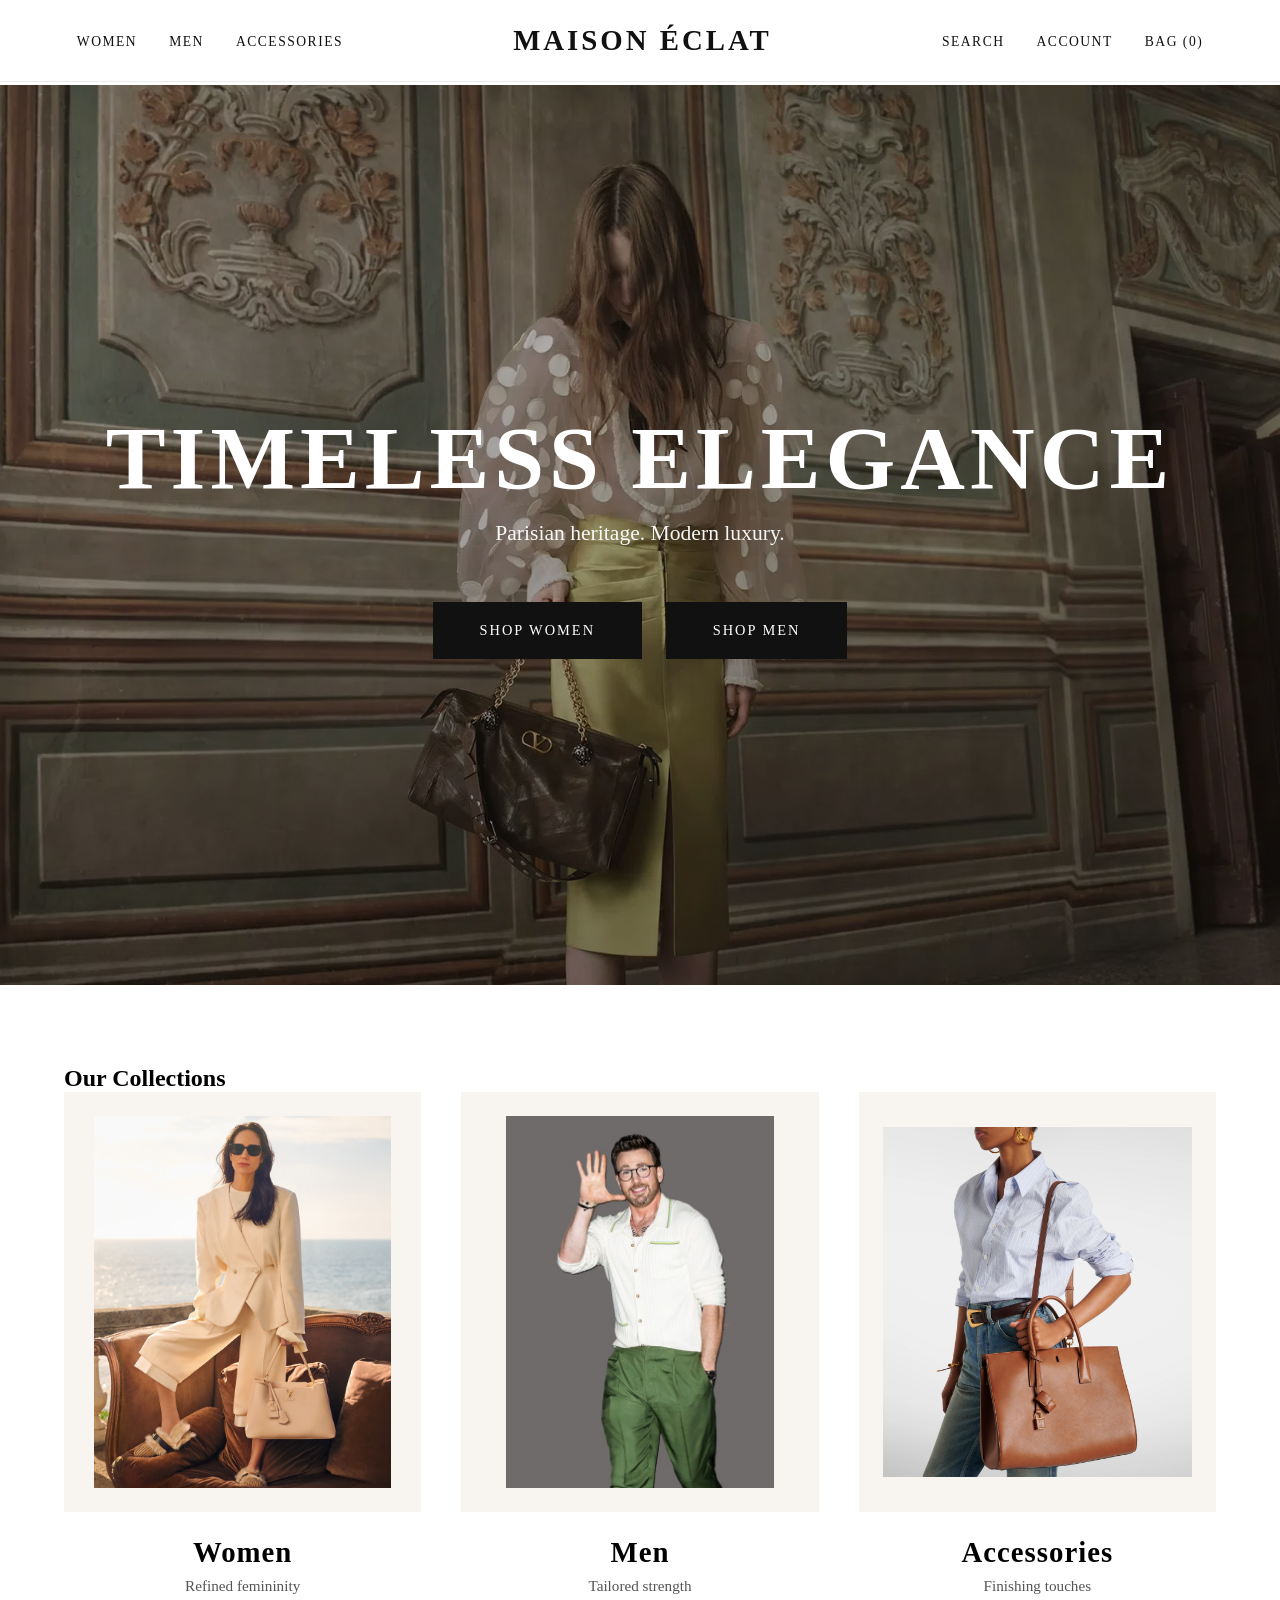
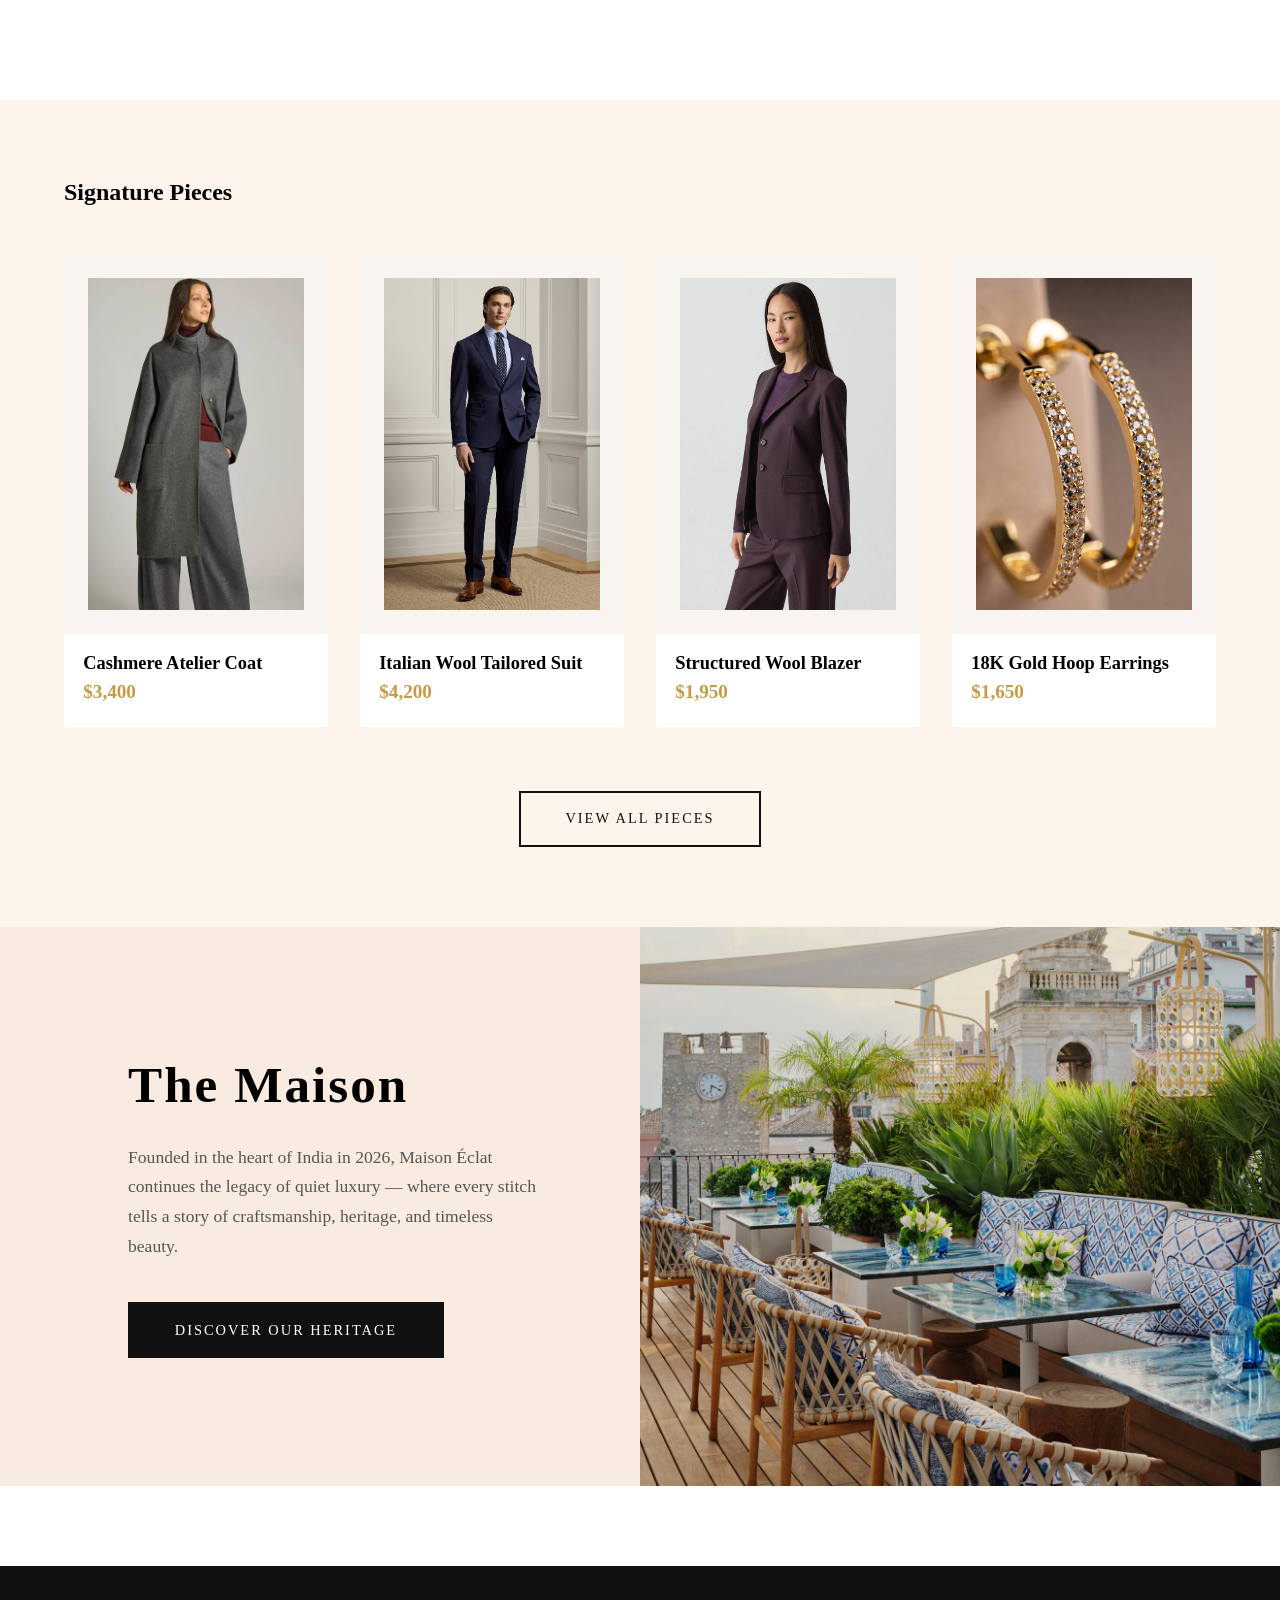
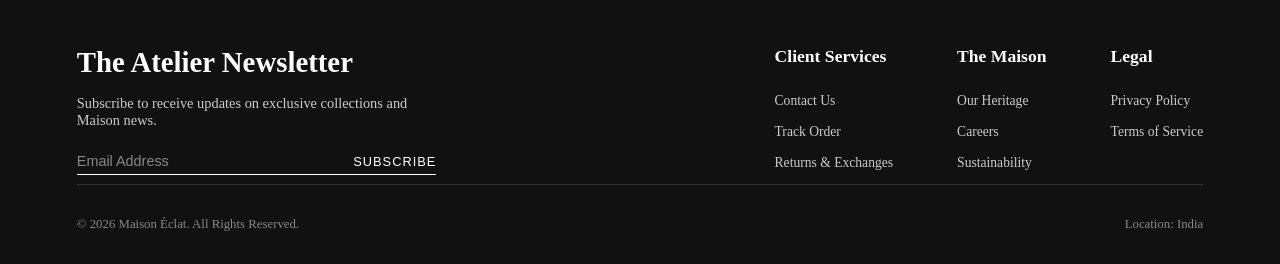
<file: index.html>
<!DOCTYPE html>
<html lang="en">
<head>
    <meta charset="UTF-8">
    <meta name="viewport" content="width=device-width, initial-scale=1.0">
    <title>Maison Éclat | Timeless Luxury</title>
    <link rel="stylesheet" href="css/all-main.css">
    <link rel="stylesheet" href="css/index.css">
    <link rel="icon" href="images/logo/logo.png" type="image/png">
</head>
<body>

    <div id="screen-warning">
        <div class="warning-content">
            <h2>Maison Éclat</h2>
            <p>To experience our collections fully, please rotate your device to landscape mode or use a larger screen.</p>
        </div>
    </div>

    <!-- GLOBAL HEADER -->
    <header class="global-header">
        <div class="header-left">
            <nav class="main-nav">
                <ul class="nav-list">
                    <li><a href="women.html">Women</a></li>
                    <li><a href="men.html">Men</a></li>
                    <li><a href="accessories.html">Accessories</a></li>
                </ul>
            </nav>
        </div>

        <div class="header-center">
            <a href="index.html" class="brand-logo">MAISON ÉCLAT</a>
        </div>

        <div class="header-right">
            <ul class="utility-nav">
                <li><a href="404.html">Search</a></li>
                <li><a href="login.html" id="account-link">Account</a></li>
                <li><a href="cart.html" id="cart-counter">Bag (0)</a></li>
            </ul>
        </div>
    </header>

    <!-- Global Main -->
    <main class="main-content home-main">
        <!-- HERO SECTION -->
        <section class="hero-section">
            <div class="hero-media">
                <img src="images/index/img1.webp">
            </div>
            <div class="hero-overlay">
                <h1 class="hero-title">Timeless Elegance</h1>
                <p class="hero-subtitle">Parisian heritage. Modern luxury.</p>
                <div class="hero-cta">
                    <a href="women.html" class="btn-primary">Shop Women</a>
                    <a href="men.html" class="btn-primary">Shop Men</a>
                </div>
            </div>
        </section>

        <!-- COLLECTIONS TEASER -->
        <section class="collections-section">
            <h2 class="section-title">Our Collections</h2>
            <div class="collections-grid">
                <a href="women.html" class="collection-card">
                    <figure>
                        <img src="images/index/img2.webp">
                    </figure>
                    <div class="card-content">
                        <h3>Women</h3>
                        <p>Refined femininity</p>
                    </div>
                </a>
                <a href="men.html" class="collection-card">
                    <figure>
                        <img src="images/index/img3.jpeg">
                    </figure>
                    <div class="card-content">
                        <h3>Men</h3>
                        <p>Tailored strength</p>
                    </div>
                </a>
                <a href="accessories.html" class="collection-card">
                    <figure>
                        <img src="images/index/img4.webp">
                    </figure>
                    <div class="card-content">
                        <h3>Accessories</h3>
                        <p>Finishing touches</p>
                    </div>
                </a>
            </div>
        </section>

        <!-- SIGNATURE PIECES (New Arrivals) -->
        <section class="signature-section">
            <h2 class="section-title">Signature Pieces</h2>
            <div class="product-grid home-grid">
                <!-- You can change images/prices later -->
                <article class="product-card">
                    <figure class="product-image">
                        <img src="images/index/img5.webp">
                    </figure>
                    <h3>Cashmere Atelier Coat</h3>
                    <p class="product-price">$3,400</p>
                </article>
                <article class="product-card">
                    <figure class="product-image">
                        <img src="images/index/img6.avif">
                    </figure>
                    <h3>Italian Wool Tailored Suit</h3>
                    <p class="product-price">$4,200</p>
                </article>
                <article class="product-card">
                    <figure class="product-image">
                        <img src="images/index/img7.webp">
                    </figure>
                    <h3>Structured Wool Blazer</h3>
                    <p class="product-price">$1,950</p>
                </article>
                <article class="product-card">
                    <figure class="product-image">
                        <img src="images/index/img8.jpg">
                    </figure>
                    <h3>18K Gold Hoop Earrings</h3>
                    <p class="product-price">$1,650</p>
                </article>
            </div>
            <div class="center-btn">
                <a href="404.html" class="btn-secondary">View All Pieces</a>
            </div>
        </section>

        <!-- OUR STORY TEASER -->
        <section class="story-section">
            <div class="story-content">
                <h2>The Maison</h2>
                <p>Founded in the heart of India in 2026, Maison Éclat continues the legacy of quiet luxury — where every stitch tells a story of craftsmanship, heritage, and timeless beauty.</p>
                <a href="about.html" class="btn-primary">Discover Our Heritage</a>
            </div>
            <figure class="story-image">
                <img src="images/index/img9.webp">
            </figure>
        </section>

    </main>

    <!-- GLOBAL FOOTER (already styled in all-main.css) -->
    <footer class="global-footer">
        <div class="footer-top">
            <div class="footer-newsletter">
                <h3 class="footer-title">The Atelier Newsletter</h3>
                <p>Subscribe to receive updates on exclusive collections and Maison news.</p>
                <div class="subscribe-form">
                    <input type="email" placeholder="Email Address" class="newsletter-input">
                    <button class="btn-subscribe">Subscribe</button>
                </div>
            </div>

            <div class="footer-links-wrapper">
                <div class="footer-col">
                    <h4 class="footer-heading">Client Services</h4>
                    <ul>
                        <li><a href="contact.html">Contact Us</a></li>
                        <li><a href="404.html">Track Order</a></li>
                        <li><a href="404.html">Returns & Exchanges</a></li>
                    </ul>
                </div>
                <div class="footer-col">
                    <h4 class="footer-heading">The Maison</h4>
                    <ul>
                        <li><a href="about.html">Our Heritage</a></li>
                        <li><a href="404.html">Careers</a></li>
                        <li><a href="404.html">Sustainability</a></li>
                    </ul>
                </div>
                <div class="footer-col">
                    <h4 class="footer-heading">Legal</h4>
                    <ul>
                        <li><a href="404.html">Privacy Policy</a></li>
                        <li><a href="404.html">Terms of Service</a></li>
                    </ul>
                </div>
            </div>
        </div>

        <div class="footer-bottom">
            <p>&copy; 2026 Maison Éclat. All Rights Reserved.</p>
            <p>Location: India</p>
        </div>
    </footer>
    <script src="js/main.js"></script>
</html>
</file>
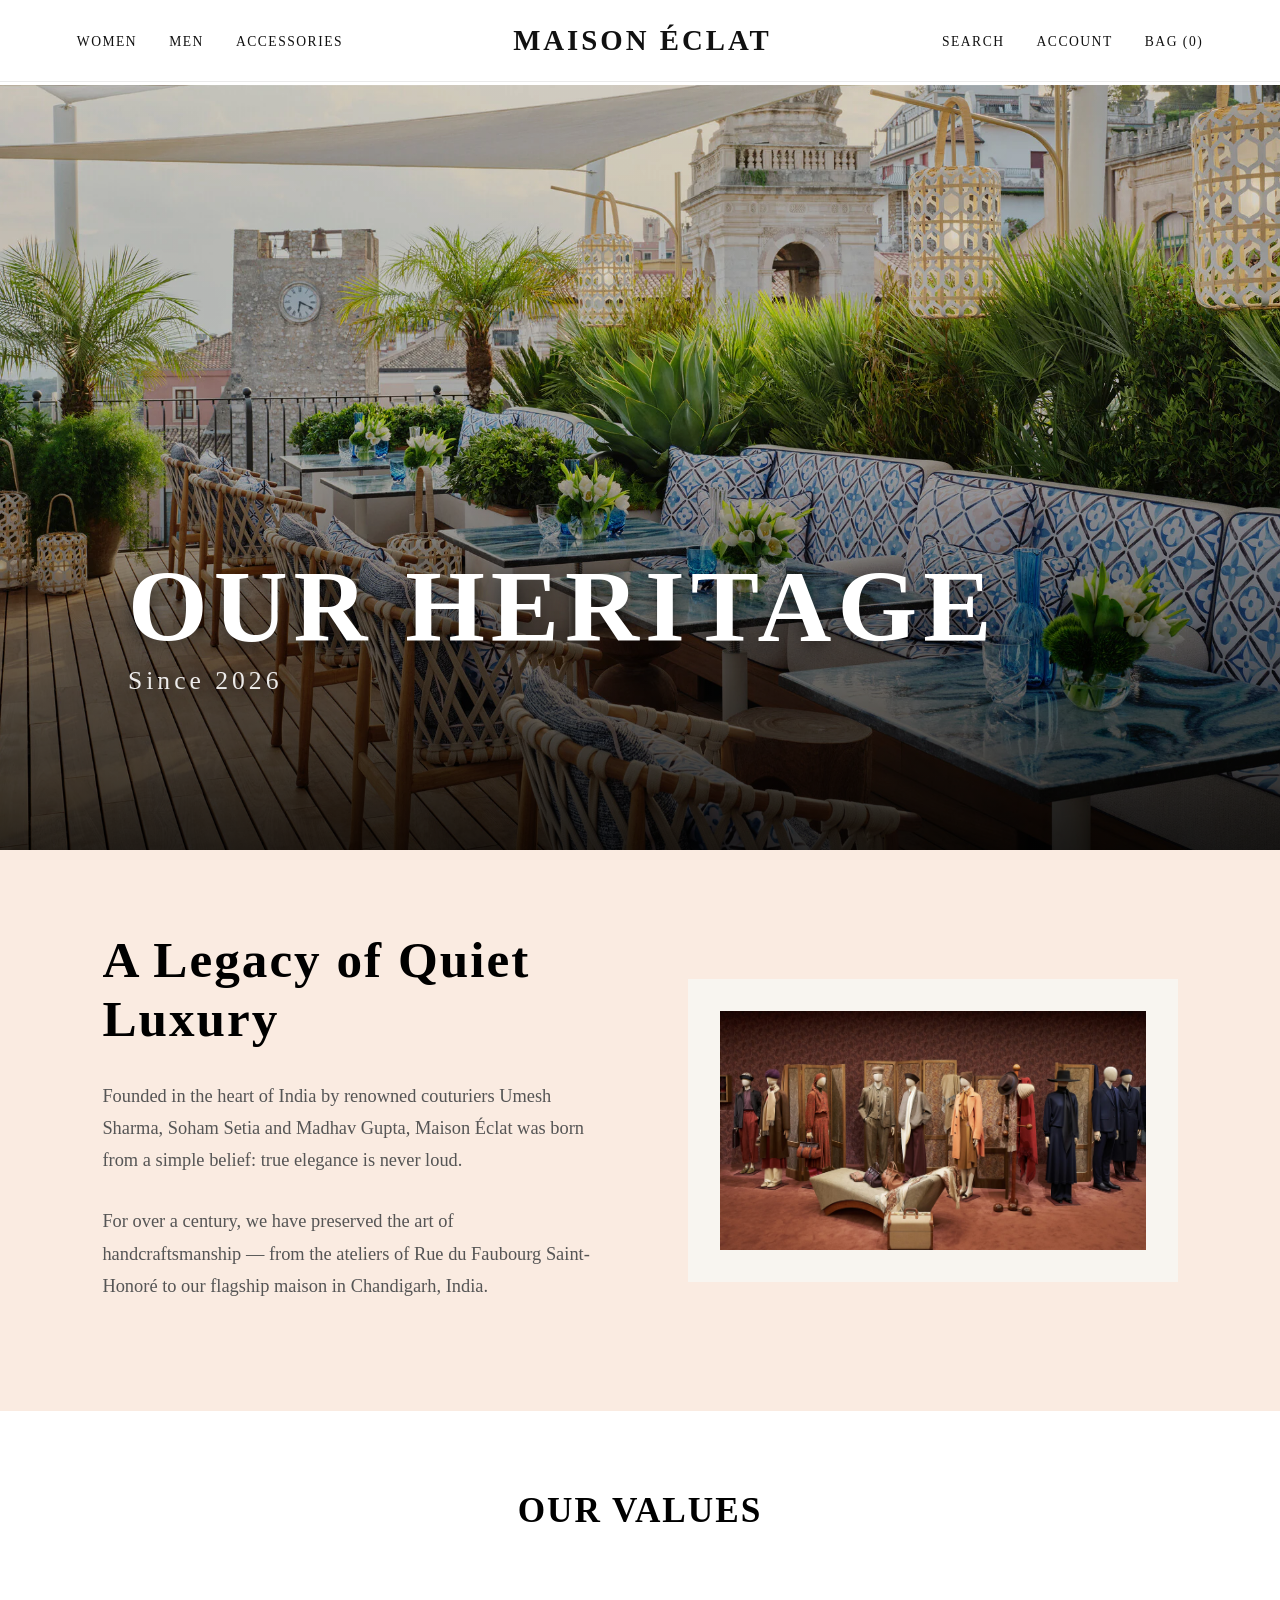
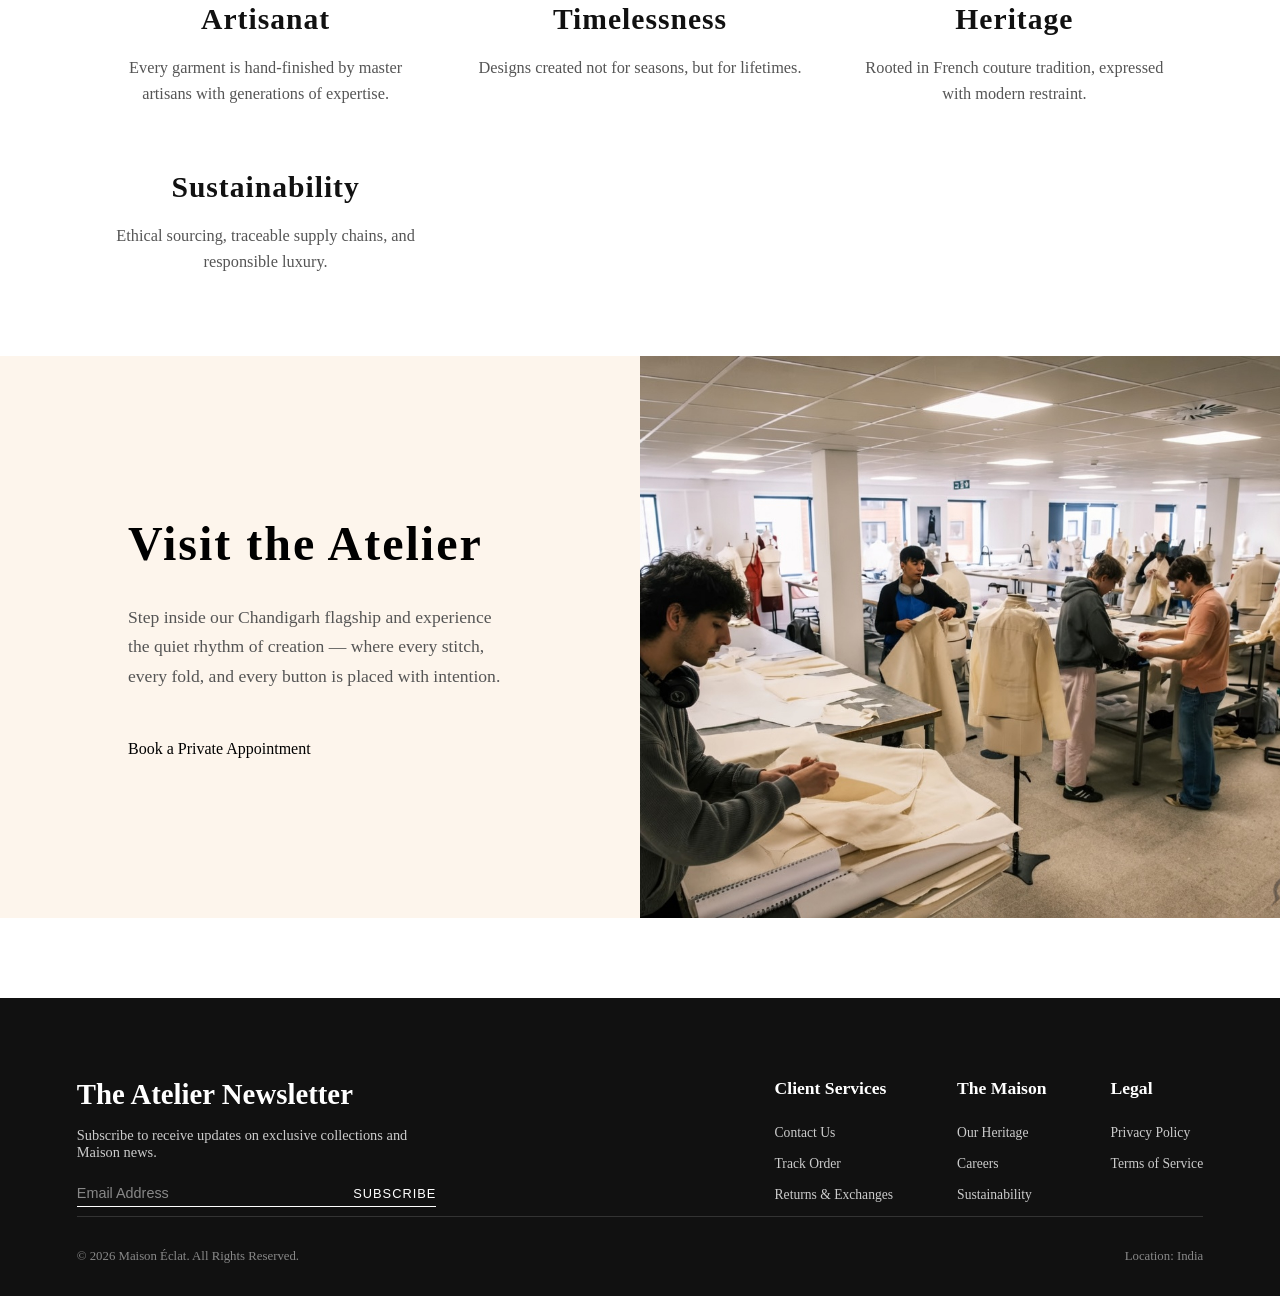
<file: about.html>
<!DOCTYPE html>
<html lang="en">
<head>
    <meta charset="UTF-8">
    <meta name="viewport" content="width=device-width, initial-scale=1.0">
    <title>Our Heritage | Maison Éclat</title>
    <link rel="stylesheet" href="css/all-main.css">
    <link rel="stylesheet" href="css/about.css">
    <link rel="icon" href="images/logo/logo.png" type="image/png">
</head>
<body>
    <div id="screen-warning">
        <div class="warning-content">
            <h2>Maison Éclat</h2>
            <p>To experience our collections fully, please rotate your device to landscape mode or use a larger screen.</p>
        </div>
    </div>

    <!-- GLOBAL HEADER -->
    <header class="global-header">
        <div class="header-left">
            <nav class="main-nav">
                <ul class="nav-list">
                    <li><a href="women.html">Women</a></li>
                    <li><a href="men.html">Men</a></li>
                    <li><a href="accessories.html">Accessories</a></li>
                </ul>
            </nav>
        </div>

        <div class="header-center">
            <a href="index.html" class="brand-logo">MAISON ÉCLAT</a>
        </div>

        <div class="header-right">
            <ul class="utility-nav">
                <li><a href="404.html">Search</a></li>
                <li><a href="login.html" id="account-link">Account</a></li>
                <li><a href="cart.html" id="cart-counter">Bag (0)</a></li>
            </ul>
        </div>
    </header>

    <!-- Global Main -->
    <main class="main-content about-main">

        <!-- HERO BANNER -->
        <section class="about-hero">
            <div class="about-hero-text">
                <h1 class="about-title">OUR HERITAGE</h1>
                <p class="about-subtitle">Since 2026</p>
            </div>
        </section>

        <!-- STORY SECTION -->
        <section class="story-section">
            <div class="story-grid">
                <div class="story-text">
                    <h2>A Legacy of Quiet Luxury</h2>
                    <p>Founded in the heart of India by renowned couturiers Umesh Sharma, Soham Setia and Madhav Gupta, Maison Éclat was born from a simple belief: true elegance is never loud.</p>
                    <p>For over a century, we have preserved the art of handcraftsmanship — from the ateliers of Rue du Faubourg Saint-Honoré to our flagship maison in Chandigarh, India.</p>
                </div>
                <figure class="story-image">
                    <img src="images/about/img2.avif" >
                </figure>
            </div>
        </section>

        <!-- VALUES -->
        <section class="values-section">
            <h2 class="section-title">Our Values</h2>
            <div class="values-grid">
                <div class="value-card">
                    <h3>Artisanat</h3>
                    <p>Every garment is hand-finished by master artisans with generations of expertise.</p>
                </div>
                <div class="value-card">
                    <h3>Timelessness</h3>
                    <p>Designs created not for seasons, but for lifetimes.</p>
                </div>
                <div class="value-card">
                    <h3>Heritage</h3>
                    <p>Rooted in French couture tradition, expressed with modern restraint.</p>
                </div>
                <div class="value-card">
                    <h3>Sustainability</h3>
                    <p>Ethical sourcing, traceable supply chains, and responsible luxury.</p>
                </div>
            </div>
        </section>

        <!-- ATELIER VISIT -->
        <section class="atelier-section">
            <div class="atelier-content">
                <h2>Visit the Atelier</h2>
                <p>Step inside our Chandigarh flagship and experience the quiet rhythm of creation — where every stitch, every fold, and every button is placed with intention.</p>
                <a href="contact.html" class="btn-primary">Book a Private Appointment</a>
            </div>
            <figure class="atelier-image">
                <img src="images/about/img3.png" >
            </figure>
        </section>

    </main>

    <!-- GLOBAL FOOTER -->
    <footer class="global-footer">
        <div class="footer-top">
            <div class="footer-newsletter">
                <h3 class="footer-title">The Atelier Newsletter</h3>
                <p>Subscribe to receive updates on exclusive collections and Maison news.</p>
                <div class="subscribe-form">
                    <input type="email" placeholder="Email Address" class="newsletter-input">
                    <button class="btn-subscribe">Subscribe</button>
                </div>
            </div>

            <div class="footer-links-wrapper">
                <div class="footer-col">
                    <h4 class="footer-heading">Client Services</h4>
                    <ul>
                        <li><a href="contact.html">Contact Us</a></li>
                        <li><a href="404.html">Track Order</a></li>
                        <li><a href="404.html">Returns & Exchanges</a></li>
                    </ul>
                </div>
                <div class="footer-col">
                    <h4 class="footer-heading">The Maison</h4>
                    <ul>
                        <li><a href="about.html">Our Heritage</a></li>
                        <li><a href="404.html">Careers</a></li>
                        <li><a href="404.html">Sustainability</a></li>
                    </ul>
                </div>
                <div class="footer-col">
                    <h4 class="footer-heading">Legal</h4>
                    <ul>
                        <li><a href="404.html">Privacy Policy</a></li>
                        <li><a href="404.html">Terms of Service</a></li>
                    </ul>
                </div>
            </div>
        </div>

        <div class="footer-bottom">
            <p>&copy; 2026 Maison Éclat. All Rights Reserved.</p>
            <p>Location: India</p>
        </div>
    </footer>
    <script src="js/main.js"></script>
</body>
</html>
</file>
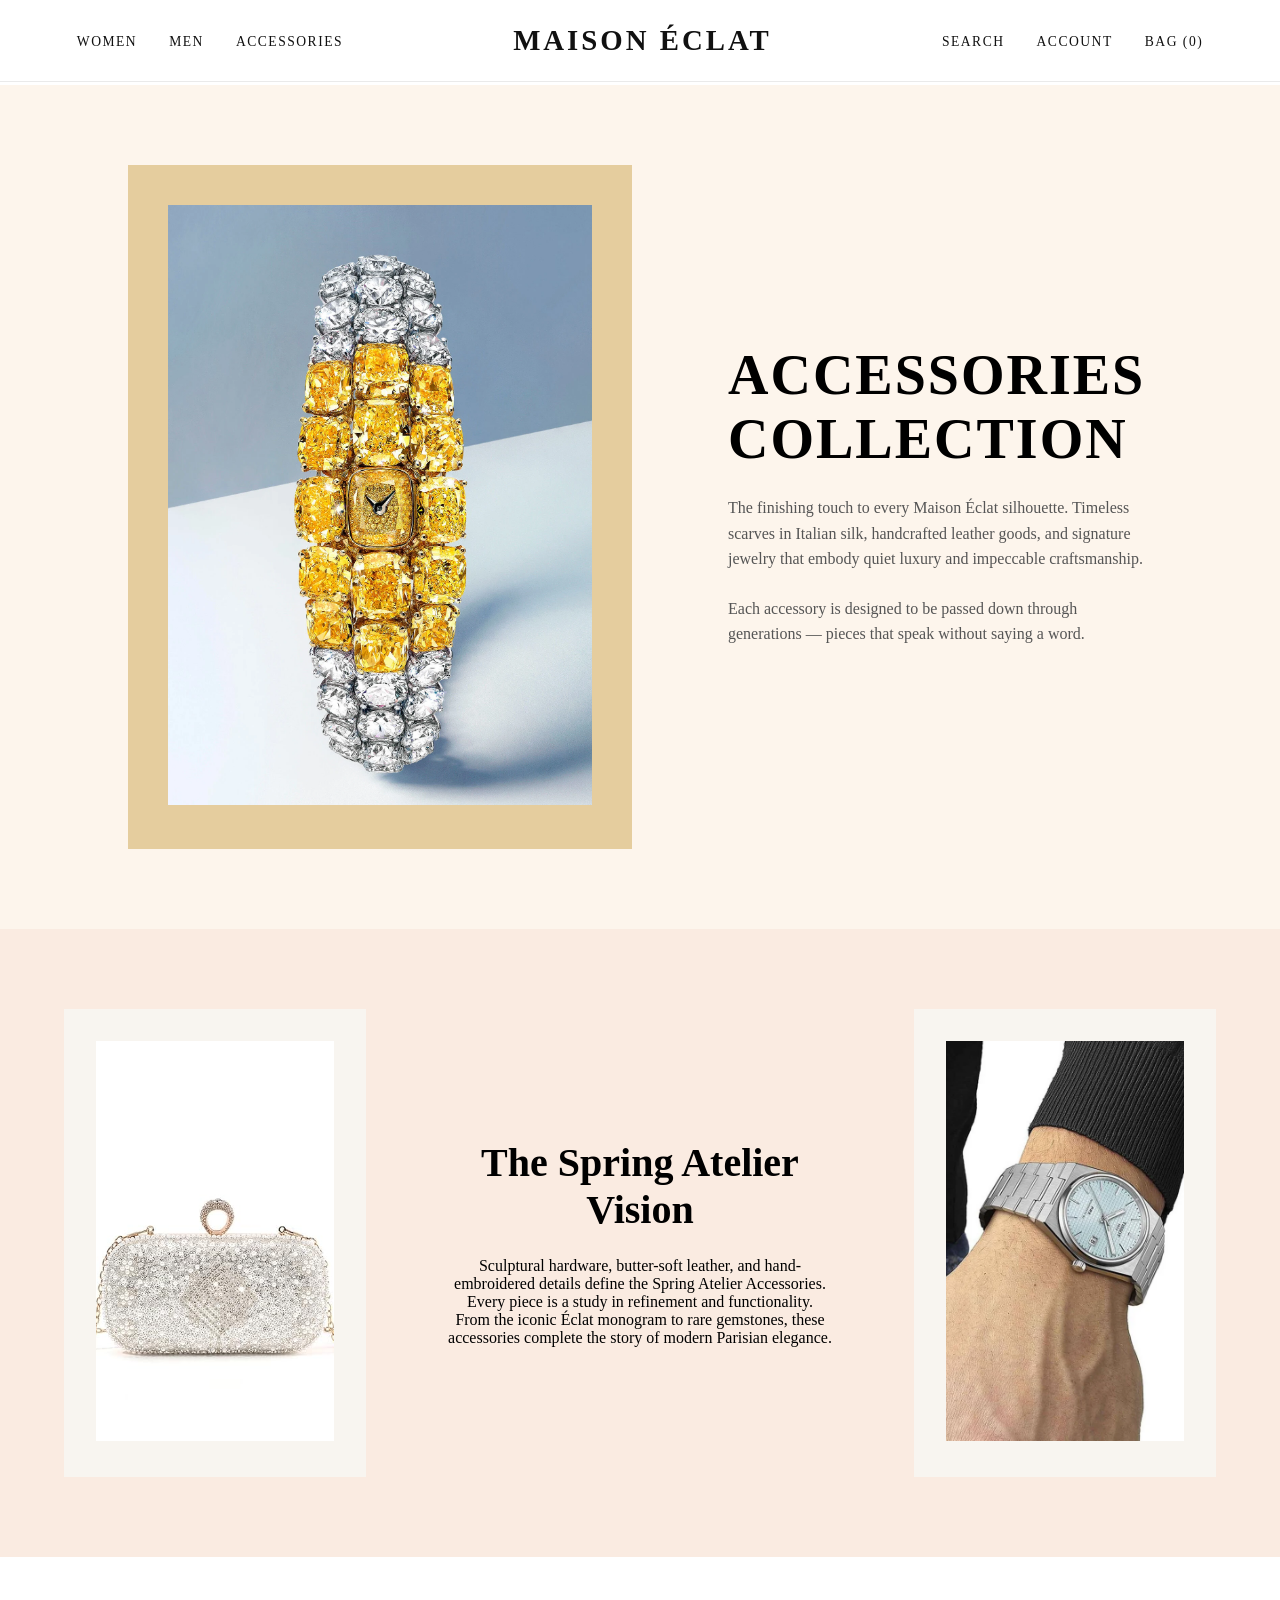
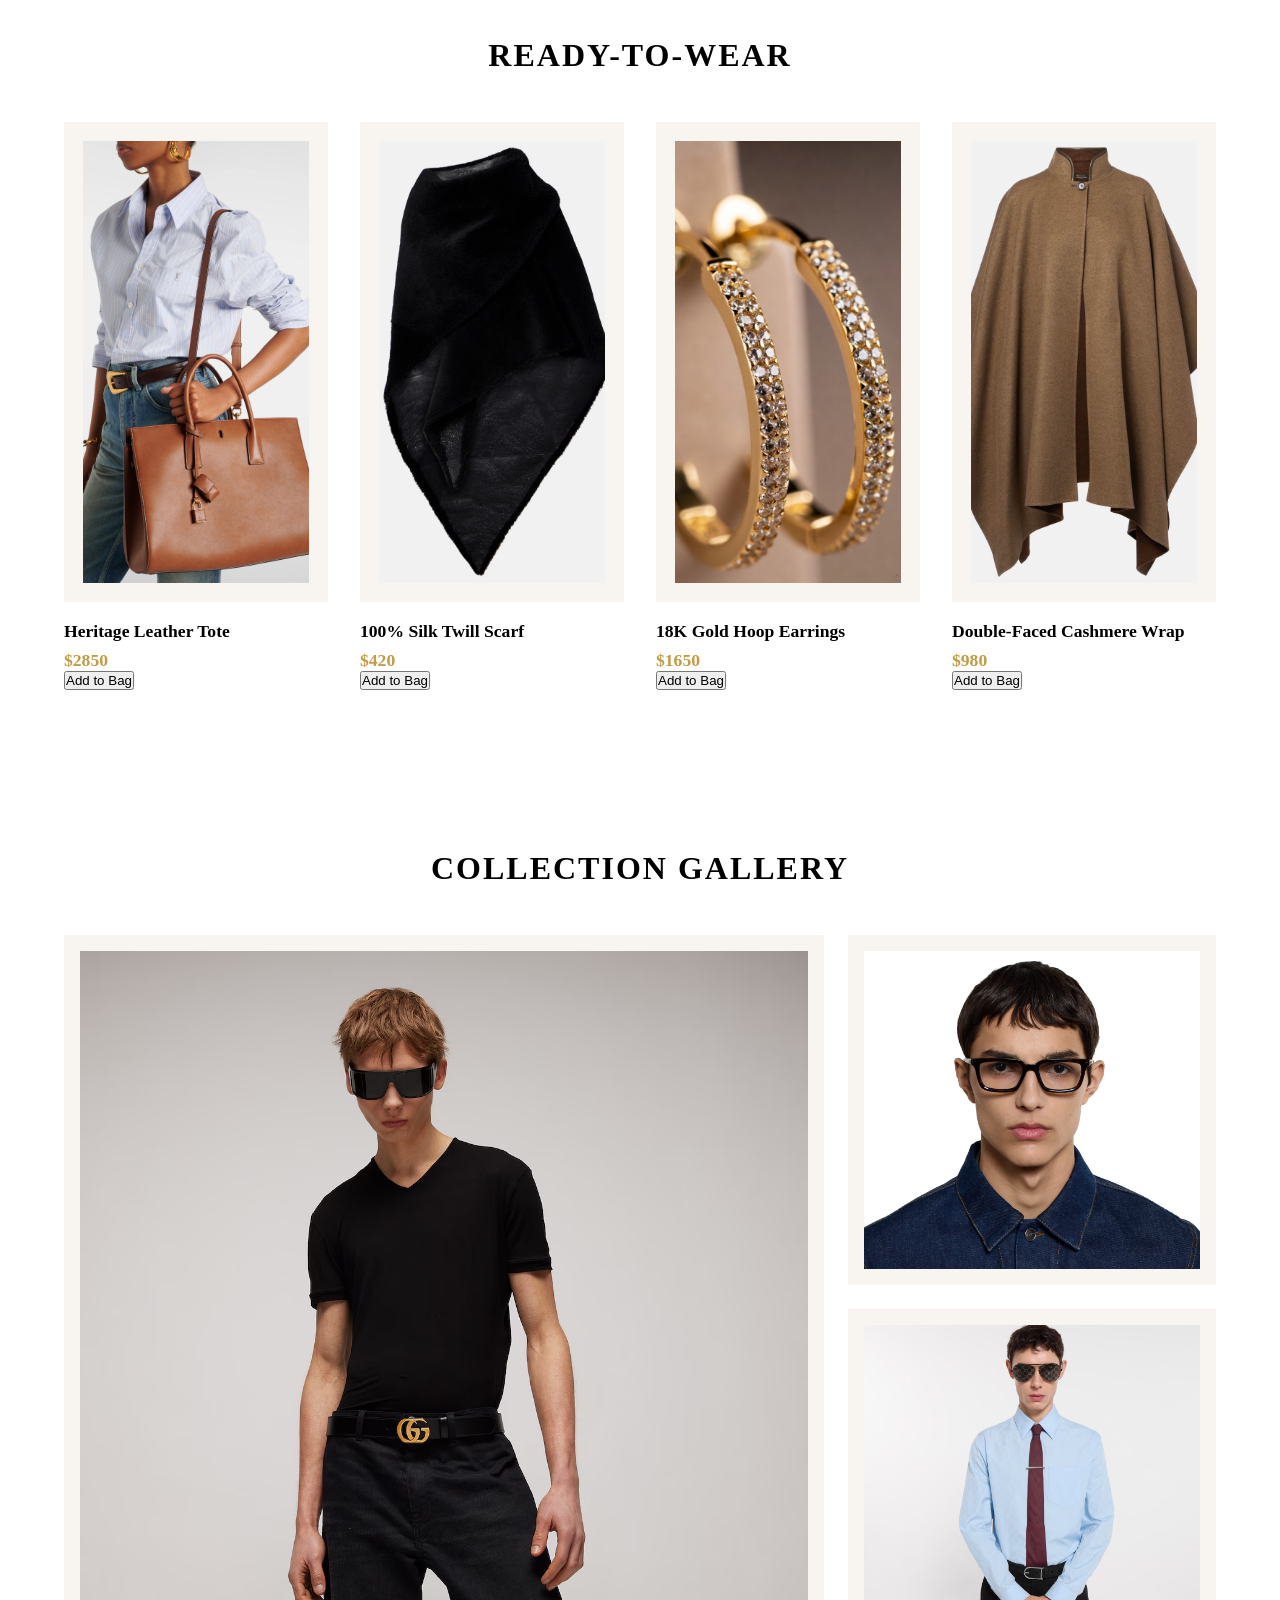
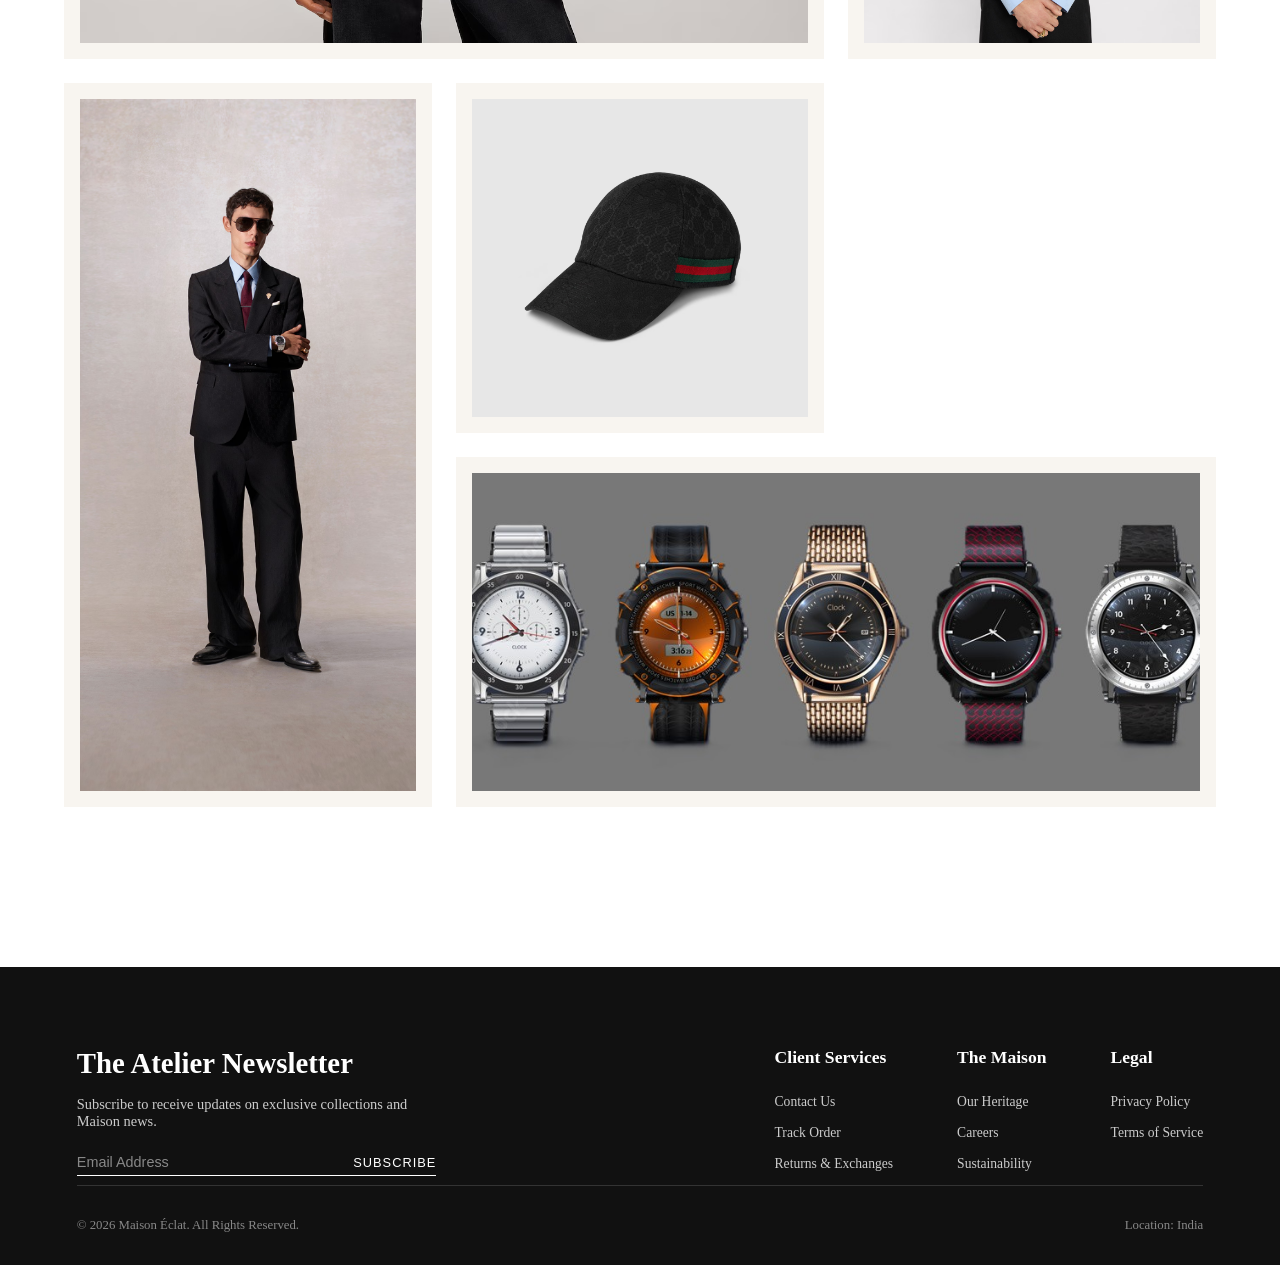
<file: accessories.html>
<!DOCTYPE html>
<html lang="en">
<head>
    <meta charset="UTF-8">
    <meta name="viewport" content="width=device-width, initial-scale=1.0">
    <title>Accessories Collection</title>
    <link rel="stylesheet" href="css/all-main.css">
    <link rel="stylesheet" href="css/collection.css">
    <link rel="icon" href="images/logo/logo.png" type="image/png">
</head>
<body>
    <div id="screen-warning">
        <div class="warning-content">
            <h2>Maison Éclat</h2>
            <p>To experience our collections fully, please rotate your device to landscape mode or use a larger screen.</p>
        </div>
    </div>

    <!-- GLOBAL HEADER -->
    <header class="global-header">
        <div class="header-left">
            <nav class="main-nav">
                <ul class="nav-list">
                    <li><a href="women.html">Women</a></li>
                    <li><a href="men.html">Men</a></li>
                    <li><a href="accessories.html">Accessories</a></li>
                </ul>
            </nav>
        </div>

        <div class="header-center">
            <a href="index.html" class="brand-logo">MAISON ÉCLAT</a>
        </div>

        <div class="header-right">
            <ul class="utility-nav">
                <li><a href="404.html">Search</a></li>
                <li><a href="login.html" id="account-link">Account</a></li>
                <li><a href="cart.html" id="cart-counter">Bag (0)</a></li>
            </ul>
        </div>
    </header>

    <!-- Global Main -->
    <main class="main-content accessories-collection-main">
        <!-- HERO -->
        <section class="collection-hero">
            <figure class="collection-hero-media">
                <img src="images/accessories/img1.webp" >
            </figure>

            <div class="collection-hero-text">
                <h1 class="collection-title">Accessories Collection</h1>
                <p class="collection-description">
                    The finishing touch to every Maison Éclat silhouette. Timeless scarves in Italian silk, handcrafted leather goods, and signature jewelry that embody quiet luxury and impeccable craftsmanship.
                </p>
                <p class="collection-description">
                    Each accessory is designed to be passed down through generations — pieces that speak without saying a word.
                </p>
            </div>
        </section>

        <!-- EDITORIAL -->
        <section class="collection-editorial">
            <figure class="editorial-image">
                <img src="images/accessories/img2.jpg" >
            </figure>

            <div class="editorial-content">
                <h2 class="editorial-title">The Spring Atelier Vision</h2>
                <p class="editorial-text">
                    Sculptural hardware, butter-soft leather, and hand-embroidered details define the Spring Atelier Accessories. Every piece is a study in refinement and functionality.
                </p>
                <p class="editorial-text">
                    From the iconic Éclat monogram to rare gemstones, these accessories complete the story of modern Parisian elegance.
                </p>
            </div>

            <figure class="editorial-image">
                <img src="images/accessories/img3.webp" >
            </figure>
        </section>

        <!-- READY-TO-WEAR GRID (Accessories) -->
        <section class="product-grid-section">
            <h2 class="section-title">Ready-to-Wear</h2>

            <div class="product-grid" id="dynamic-product-grid">

            </div>
        </section>


        <!-- Gallery -->
            <section class="collection-gallery">
            <h2 class="section-title">Collection Gallery</h2>

            <div class="gallery-grid">

                <figure><img src="images/accessories/img8.avif" ></figure>
                <figure><img src="images/accessories/img9.avif" ></figure>
                <figure><img src="images/accessories/img10.avif" ></figure>
                <figure><img src="images/accessories/img11.avif" ></figure>
                <figure><img src="images/accessories/img12.avif" ></figure>
                <figure><img src="images/accessories/img13.jpg" ></figure>

            </div>
        </section>
    </main>

    <!-- GLOBAL FOOTER -->
    <footer class="global-footer">
        <div class="footer-top">
            <div class="footer-newsletter">
                <h3 class="footer-title">The Atelier Newsletter</h3>
                <p>Subscribe to receive updates on exclusive collections and Maison news.</p>
                <div class="subscribe-form">
                    <input type="email" placeholder="Email Address" class="newsletter-input">
                    <button class="btn-subscribe">Subscribe</button>
                </div>
            </div>

            <div class="footer-links-wrapper">
                <div class="footer-col">
                    <h4 class="footer-heading">Client Services</h4>
                    <ul>
                        <li><a href="contact.html">Contact Us</a></li>
                        <li><a href="404.html">Track Order</a></li>
                        <li><a href="404.html">Returns & Exchanges</a></li>
                    </ul>
                </div>
                <div class="footer-col">
                    <h4 class="footer-heading">The Maison</h4>
                    <ul>
                        <li><a href="about.html">Our Heritage</a></li>
                        <li><a href="404.html">Careers</a></li>
                        <li><a href="404.html">Sustainability</a></li>
                    </ul>
                </div>
                <div class="footer-col">
                    <h4 class="footer-heading">Legal</h4>
                    <ul>
                        <li><a href="404.html">Privacy Policy</a></li>
                        <li><a href="404.html">Terms of Service</a></li>
                    </ul>
                </div>
            </div>
        </div>

        <div class="footer-bottom">
            <p>&copy; 2026 Maison Éclat. All Rights Reserved.</p>
            <p>Location: India</p>
        </div>
    </footer>
    <script src="js/main.js"></script>
</body>
</html>
</file>
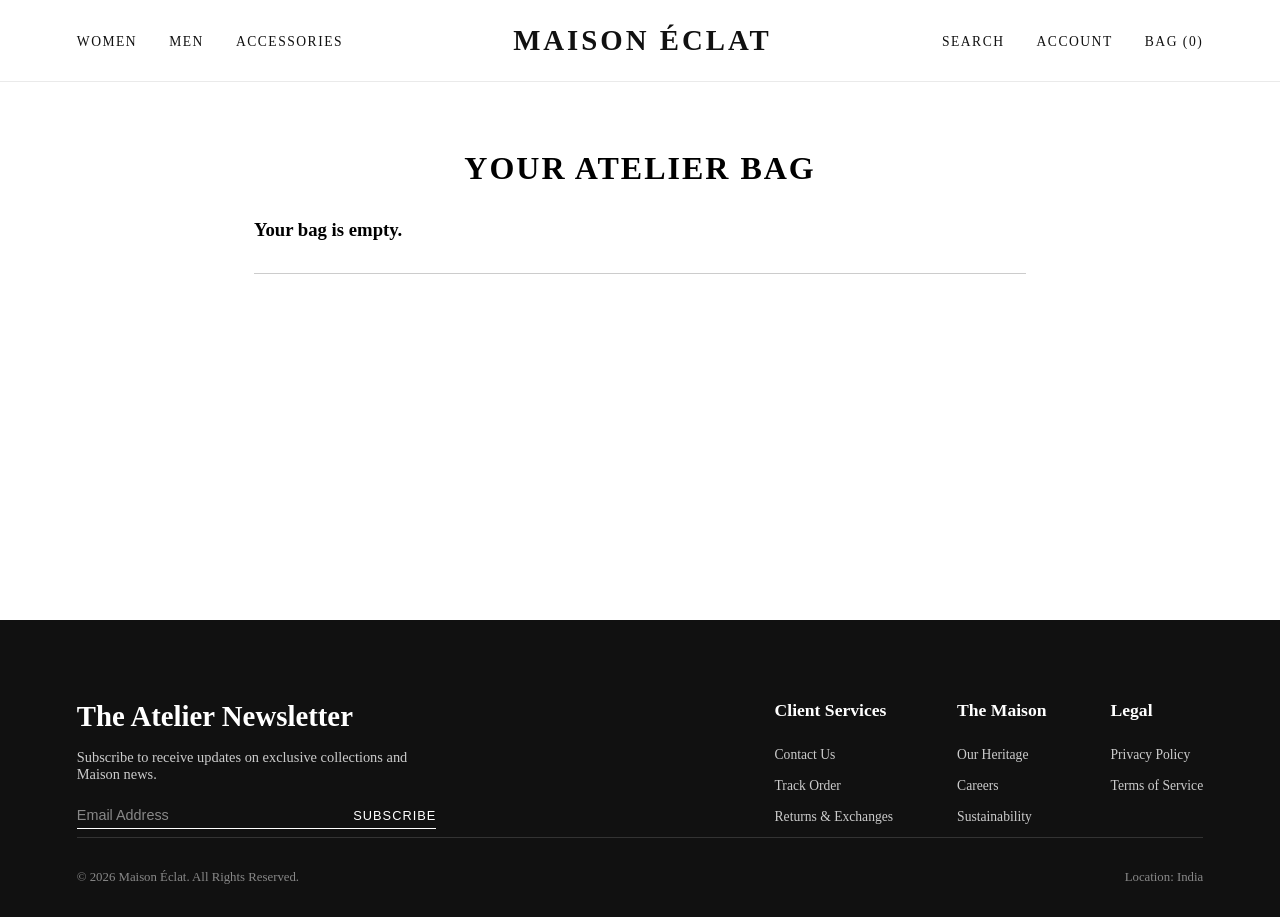
<file: cart.html>
<!DOCTYPE html>
<html lang="en">
<head>
    <meta charset="UTF-8">
    <meta name="viewport" content="width=device-width, initial-scale=1.0">
    <title>Your Bag | Maison Éclat</title>
    <link rel="stylesheet" href="css/all-main.css">
    <link rel="stylesheet" href="css/cart.css">
    <link rel="icon" href="images/logo/logo.png" type="image/png">
</head>
<body>

    <div id="screen-warning">
        <div class="warning-content">
            <h2>Maison Éclat</h2>
            <p>To experience our collections fully, please rotate your device to landscape mode or use a larger screen.</p>
        </div>
    </div>

    <!-- GLOBAL HEADER -->
    <header class="global-header">
        <div class="header-left">
            <nav class="main-nav">
                <ul class="nav-list">
                    <li><a href="women.html">Women</a></li>
                    <li><a href="men.html">Men</a></li>
                    <li><a href="accessories.html">Accessories</a></li>
                </ul>
            </nav>
        </div>

        <div class="header-center">
            <a href="index.html" class="brand-logo">MAISON ÉCLAT</a>
        </div>

        <div class="header-right">
            <ul class="utility-nav">
                <li><a href="404.html">Search</a></li>
                <li><a href="login.html" id="account-link">Account</a></li>
                <li><a href="cart.html" id="cart-counter">Bag (0)</a></li>
            </ul>
        </div>
    </header>

    <!-- GLOBAL MAIN -->
    <main class="main-content cart-main">
    <h1 style="margin-bottom: 2rem;">Your Atelier Bag</h1>

    <div id="cart-items-container"></div>

    <div id="cart-total-container" style="margin-top: 2rem; border-top: 1px solid #ccc; padding-top: 1rem;"></div>
</main>

    <!-- GLOBAL FOOTER -->
    <footer class="global-footer">
        <div class="footer-top">
            <div class="footer-newsletter">
                <h3 class="footer-title">The Atelier Newsletter</h3>
                <p>Subscribe to receive updates on exclusive collections and Maison news.</p>
                <div class="subscribe-form">
                    <input type="email" placeholder="Email Address" class="newsletter-input">
                    <button class="btn-subscribe">Subscribe</button>
                </div>
            </div>

            <div class="footer-links-wrapper">
                <div class="footer-col">
                    <h4 class="footer-heading">Client Services</h4>
                    <ul>
                        <li><a href="contact.html">Contact Us</a></li>
                        <li><a href="404.html">Track Order</a></li>
                        <li><a href="404.html">Returns & Exchanges</a></li>
                    </ul>
                </div>
                <div class="footer-col">
                    <h4 class="footer-heading">The Maison</h4>
                    <ul>
                        <li><a href="about.html">Our Heritage</a></li>
                        <li><a href="404.html">Careers</a></li>
                        <li><a href="404.html">Sustainability</a></li>
                    </ul>
                </div>
                <div class="footer-col">
                    <h4 class="footer-heading">Legal</h4>
                    <ul>
                        <li><a href="404.html">Privacy Policy</a></li>
                        <li><a href="404.html">Terms of Service</a></li>
                    </ul>
                </div>
            </div>
        </div>

        <div class="footer-bottom">
            <p>&copy; 2026 Maison Éclat. All Rights Reserved.</p>
            <p>Location: India</p>
        </div>
    </footer>
    <script src="js/main.js"></script>

</body>
</html>
</file>
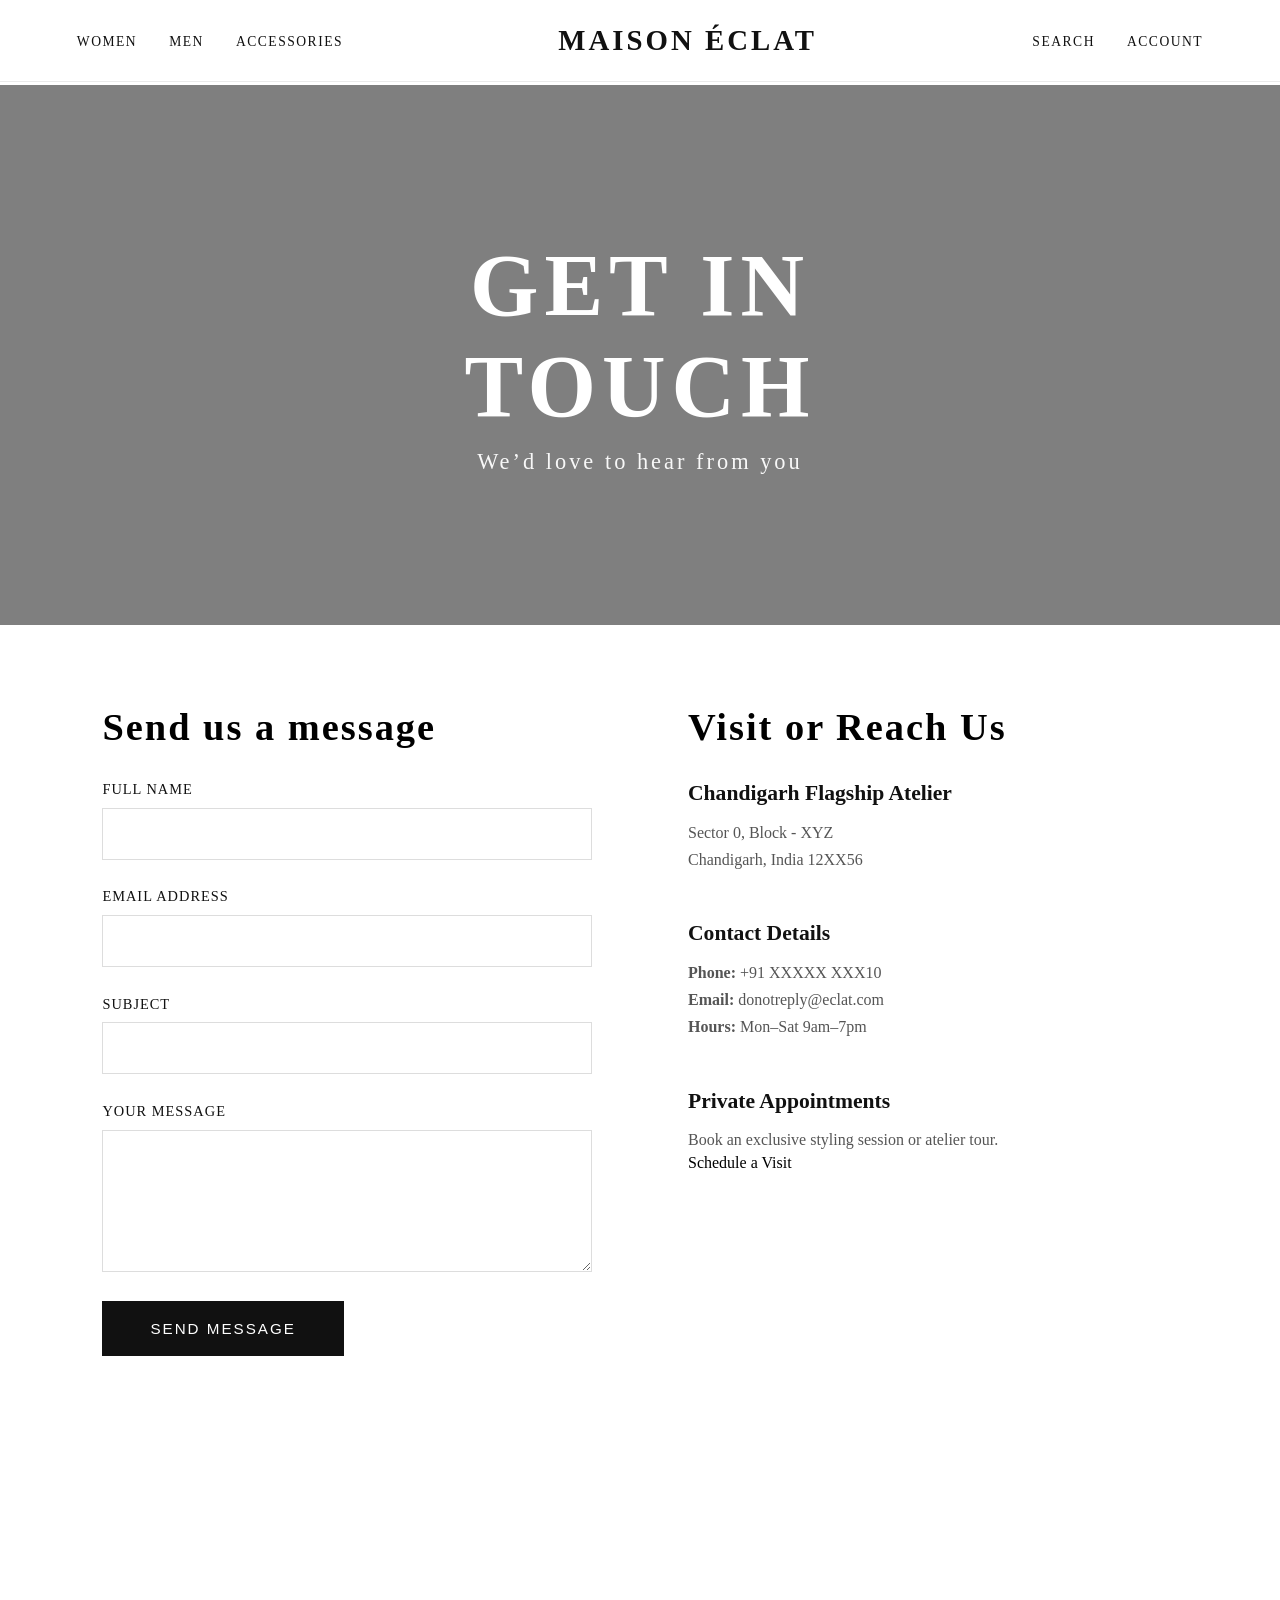
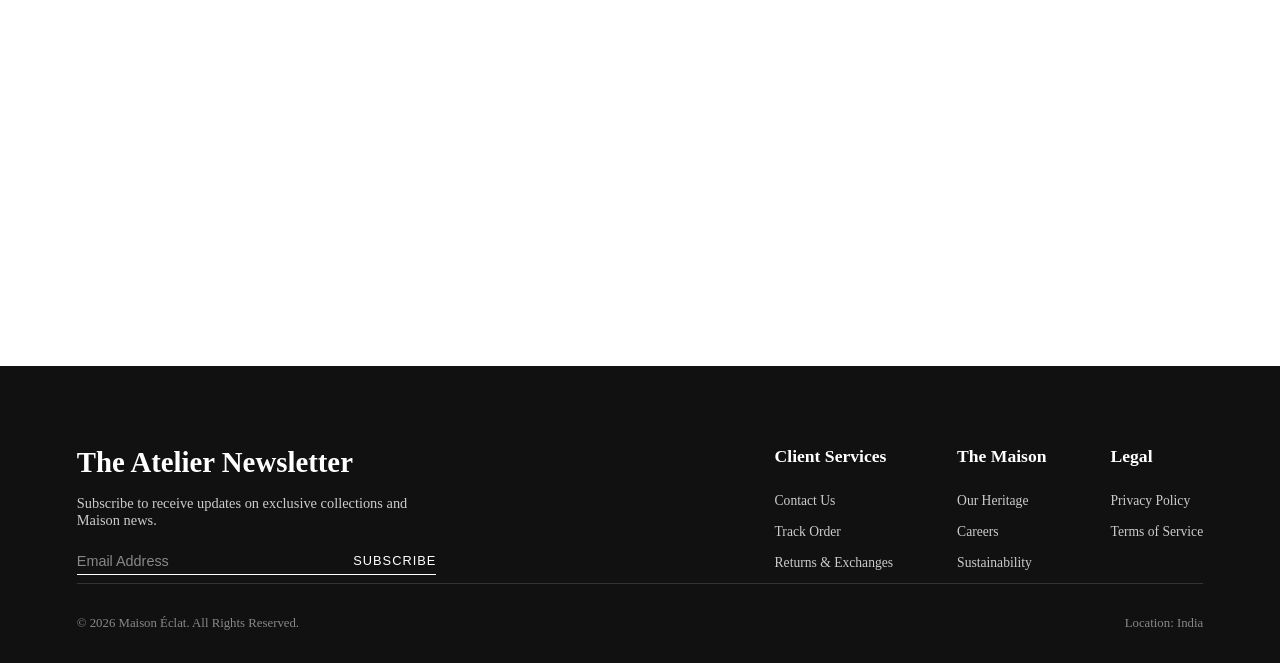
<file: contact.html>
<!DOCTYPE html>
<html lang="en">
<head>
    <meta charset="UTF-8">
    <meta name="viewport" content="width=device-width, initial-scale=1.0">
    <title>Contact Us | Maison Éclat</title>
    <link rel="stylesheet" href="css/all-main.css">
    <link rel="stylesheet" href="css/contact.css">
    <link rel="icon" href="images/logo/logo.png" type="image/png">
</head>
<body>
    <!-- GLOBAL HEADER -->
    <header class="global-header">
        <div class="header-left">
            <nav class="main-nav">
                <ul class="nav-list">
                    <li><a href="women.html">Women</a></li>
                    <li><a href="men.html">Men</a></li>
                    <li><a href="accessories.html">Accessories</a></li>
                </ul>
            </nav>
        </div>

        <div class="header-center">
            <a href="index.html" class="brand-logo">MAISON ÉCLAT</a>
        </div>

        <div class="header-right">
            <ul class="utility-nav">
                <li><a href="404.html">Search</a></li>
                <li><a href="login.html">Account</a></li>
            </ul>
        </div>
    </header>

    <!-- Global Main -->
    <main class="main-content contact-main">
        <!-- CONTACT HERO -->
        <section class="contact-hero">
            <div class="contact-hero-text">
                <h1 class="contact-title">Get in Touch</h1>
                <p class="contact-subtitle">We’d love to hear from you</p>
            </div>
        </section>

        <section class="contact-content">
            <div class="contact-form-wrapper">
                <h2>Send us a message</h2>
                <form id="contact-form" class="contact-form">
                    <div class="form-group">
                        <label for="name">Full Name</label>
                        <input type="text" id="name" name="name" required>
                    </div>
                    <div class="form-group">
                        <label for="email">Email Address</label>
                        <input type="email" id="email" name="email" required>
                    </div>
                    <div class="form-group">
                        <label for="subject">Subject</label>
                        <input type="text" id="subject" name="subject" required>
                    </div>
                    <div class="form-group">
                        <label for="message">Your Message</label>
                        <textarea id="message" name="message" rows="6" required></textarea>
                    </div>
                    <button type="submit" class="btn-submit">Send Message</button>
                </form>
            </div>

            <div class="contact-info">
                <h2>Visit or Reach Us</h2>
                <div class="info-block">
                    <h3>Chandigarh Flagship Atelier</h3>
                    <p>Sector 0, Block - XYZ<br>Chandigarh, India 12XX56</p>
                </div>
                <div class="info-block">
                    <h3>Contact Details</h3>
                    <p><strong>Phone:</strong> +91 XXXXX XXX10<br>
                       <strong>Email:</strong> donotreply@eclat.com<br>
                       <strong>Hours:</strong> Mon–Sat 9am–7pm</p>
                </div>
                <div class="info-block">
                    <h3>Private Appointments</h3>
                    <p>Book an exclusive styling session or atelier tour.</p>
                    <a href="404.html" class="btn-primary">Schedule a Visit</a>
                </div>
            </div>
        </section>

        <!-- MAP SECTION -->
        <section class="map-section">
            <iframe src="https://www.google.com/maps/embed?pb=!1m18!1m12!1m3!1d3430.123456789!2d76.8!3d30.74!2m3!1f0!2f0!3f0!3m2!1i1024!2i768!4f13.1!3m3!1m2!1s0x0%3A0x0!2zMzDCsDQ0JzI0LjAiTiA3NsKwNDgnMDAuMCJF!5e0!3m2!1sen!2sin!4v1700000000000"
                    width="100%" height="450" style="border:0;" allowfullscreen="" loading="lazy"></iframe>
        </section>

    </main>

    <!-- GLOBAL FOOTER -->
    <footer class="global-footer">
        <div class="footer-top">
            <div class="footer-newsletter">
                <h3 class="footer-title">The Atelier Newsletter</h3>
                <p>Subscribe to receive updates on exclusive collections and Maison news.</p>
                <div class="subscribe-form">
                    <input type="email" placeholder="Email Address" class="newsletter-input">
                    <button class="btn-subscribe">Subscribe</button>
                </div>
            </div>

            <div class="footer-links-wrapper">
                <div class="footer-col">
                    <h4 class="footer-heading">Client Services</h4>
                    <ul>
                        <li><a href="contact.html">Contact Us</a></li>
                        <li><a href="404.html">Track Order</a></li>
                        <li><a href="404.html">Returns & Exchanges</a></li>
                    </ul>
                </div>
                <div class="footer-col">
                    <h4 class="footer-heading">The Maison</h4>
                    <ul>
                        <li><a href="about.html">Our Heritage</a></li>
                        <li><a href="404.html">Careers</a></li>
                        <li><a href="404.html">Sustainability</a></li>
                    </ul>
                </div>
                <div class="footer-col">
                    <h4 class="footer-heading">Legal</h4>
                    <ul>
                        <li><a href="404.html">Privacy Policy</a></li>
                        <li><a href="404.html">Terms of Service</a></li>
                    </ul>
                </div>
            </div>
        </div>

        <div class="footer-bottom">
            <p>&copy; 2026 Maison Éclat. All Rights Reserved.</p>
            <p>Location: India</p>
        </div>
    </footer>
</html>
</file>
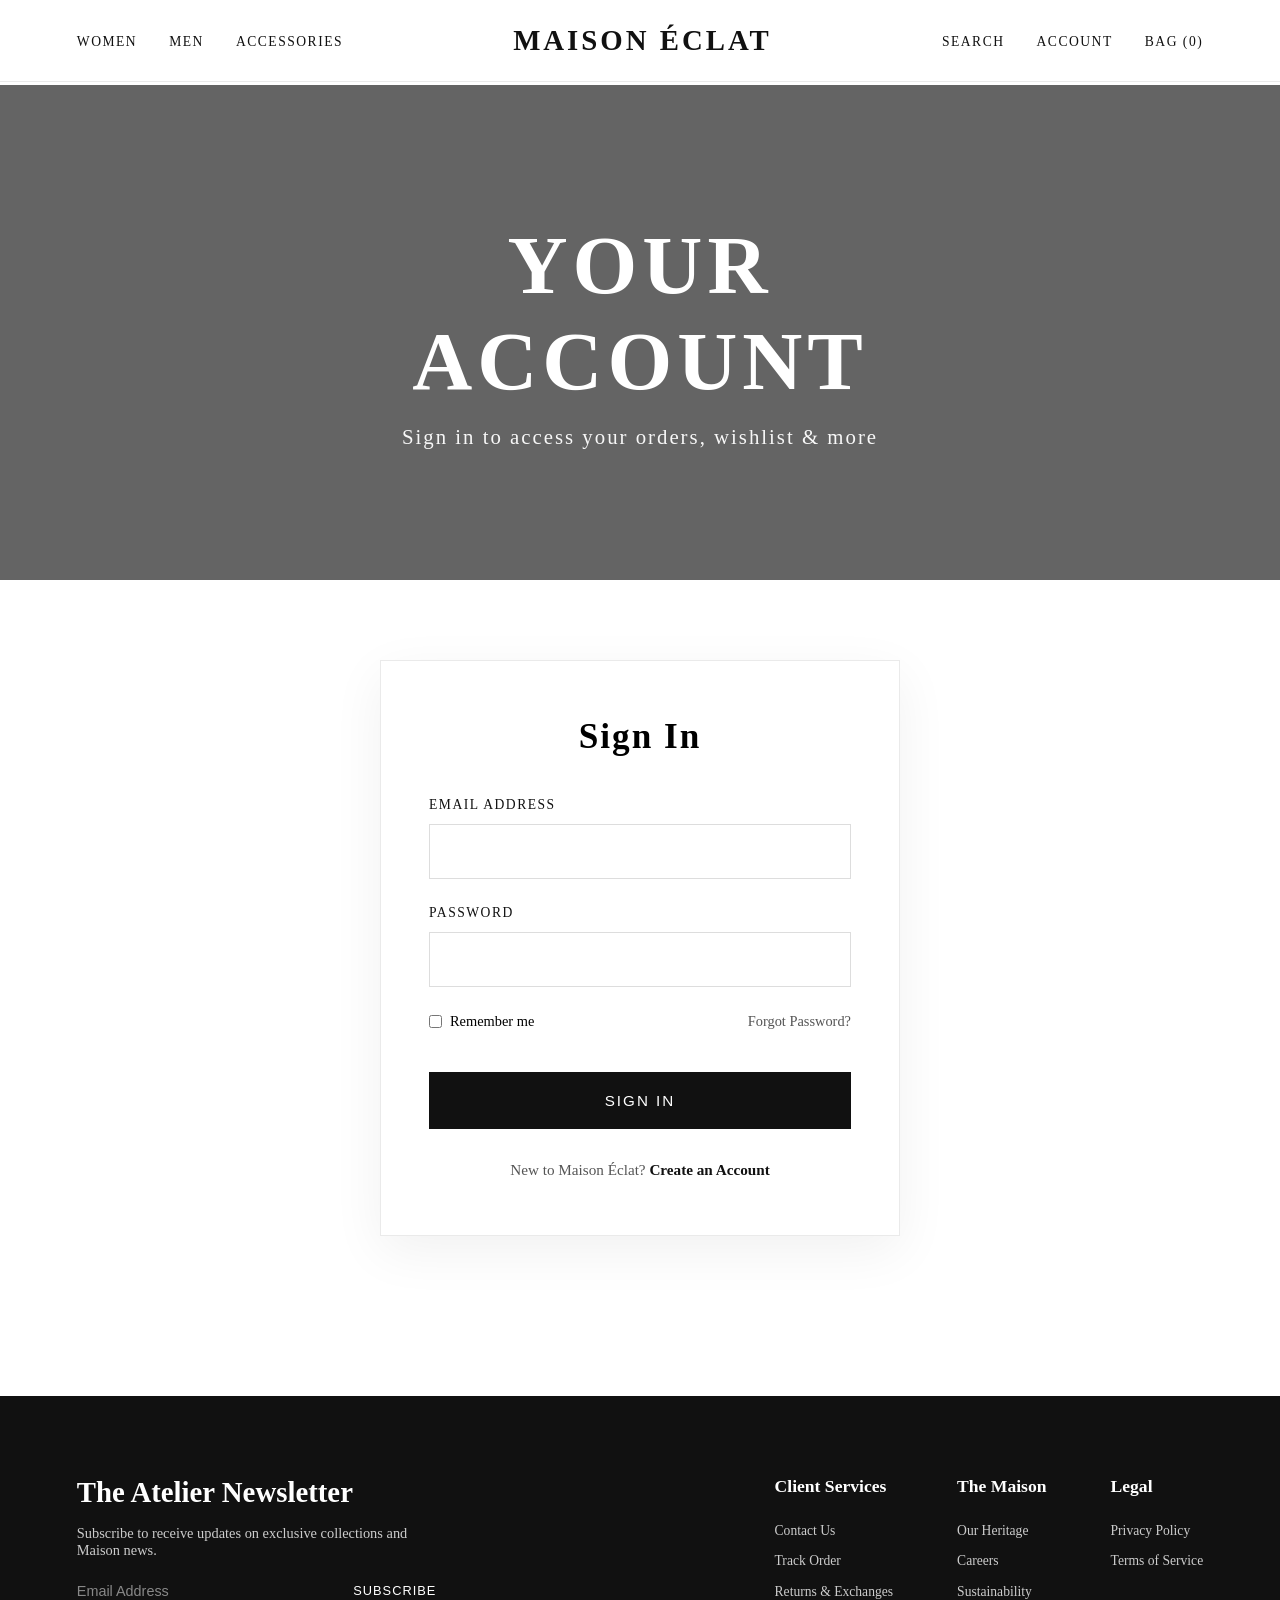
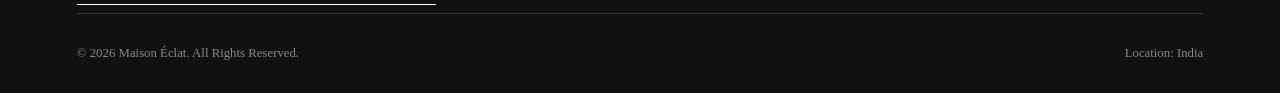
<file: login.html>
<!DOCTYPE html>
<html lang="en">
<head>
    <meta charset="UTF-8">
    <meta name="viewport" content="width=device-width, initial-scale=1.0">
    <title>Sign In | Maison Éclat</title>
    <link rel="stylesheet" href="css/all-main.css">
    <link rel="stylesheet" href="css/login.css">
    <link rel="icon" href="images/logo/logo.png" type="image/png">
</head>
<body>

    <div id="screen-warning">
        <div class="warning-content">
            <h2>Maison Éclat</h2>
            <p>To experience our collections fully, please rotate your device to landscape mode or use a larger screen.</p>
        </div>
    </div>

    <!-- GLOBAL HEADER -->
    <header class="global-header">
        <div class="header-left">
            <nav class="main-nav">
                <ul class="nav-list">
                    <li><a href="women.html">Women</a></li>
                    <li><a href="men.html">Men</a></li>
                    <li><a href="accessories.html">Accessories</a></li>
                </ul>
            </nav>
        </div>

        <div class="header-center">
            <a href="index.html" class="brand-logo">MAISON ÉCLAT</a>
        </div>

        <div class="header-right">
            <ul class="utility-nav">
                <li><a href="404.html">Search</a></li>
                <li><a href="login.html" id="account-link">Account</a></li>
                <li><a href="cart.html" id="cart-counter">Bag (0)</a></li>
            </ul>
        </div>
    </header>

    <!-- Global Main -->
    <main class="main-content login-main">
        <!-- LOGIN HERO -->
        <section class="login-hero">
            <div class="login-hero-overlay">
                <h1 class="login-title">YOUR ACCOUNT</h1>
                <p class="login-subtitle">Sign in to access your orders, wishlist &amp; more</p>
            </div>
        </section>

        <section class="login-content">
            <div class="login-card">

                <!-- Sign In Form -->
                <div class="form-column">
                    <h2>Sign In</h2>
                    <form id="login-form" class="auth-form">
                        <div class="form-group">
                            <label for="email">EMAIL ADDRESS</label>
                            <input type="email" id="email" name="email" required>
                        </div>
                        <div class="form-group">
                            <label for="password">PASSWORD</label>
                            <input type="password" id="password" name="password" required>
                        </div>
                        <div class="form-options">
                            <label class="remember-me">
                                <input type="checkbox" name="remember"> Remember me
                            </label>
                            <a href="404.html" class="forgot-link">Forgot Password?</a>
                        </div>
                        <button type="submit" class="btn-login">SIGN IN</button>
                    </form>
                    <p class="switch-text">
                        New to Maison Éclat?
                        <a href="register.html">Create an Account</a>
                    </p>
                </div>

            </div>
        </section>

    </main>

    <!-- GLOBAL FOOTER -->
    <footer class="global-footer">
        <div class="footer-top">
            <div class="footer-newsletter">
                <h3 class="footer-title">The Atelier Newsletter</h3>
                <p>Subscribe to receive updates on exclusive collections and Maison news.</p>
                <div class="subscribe-form">
                    <input type="email" placeholder="Email Address" class="newsletter-input">
                    <button class="btn-subscribe">Subscribe</button>
                </div>
            </div>

            <div class="footer-links-wrapper">
                <div class="footer-col">
                    <h4 class="footer-heading">Client Services</h4>
                    <ul>
                        <li><a href="contact.html">Contact Us</a></li>
                        <li><a href="404.html">Track Order</a></li>
                        <li><a href="404.html">Returns & Exchanges</a></li>
                    </ul>
                </div>
                <div class="footer-col">
                    <h4 class="footer-heading">The Maison</h4>
                    <ul>
                        <li><a href="about.html">Our Heritage</a></li>
                        <li><a href="404.html">Careers</a></li>
                        <li><a href="404.html">Sustainability</a></li>
                    </ul>
                </div>
                <div class="footer-col">
                    <h4 class="footer-heading">Legal</h4>
                    <ul>
                        <li><a href="404.html">Privacy Policy</a></li>
                        <li><a href="404.html">Terms of Service</a></li>
                    </ul>
                </div>
            </div>
        </div>

        <div class="footer-bottom">
            <p>&copy; 2026 Maison Éclat. All Rights Reserved.</p>
            <p>Location: India</p>
        </div>
    </footer>
    <script src="js/main.js"></script>
</html>
</file>
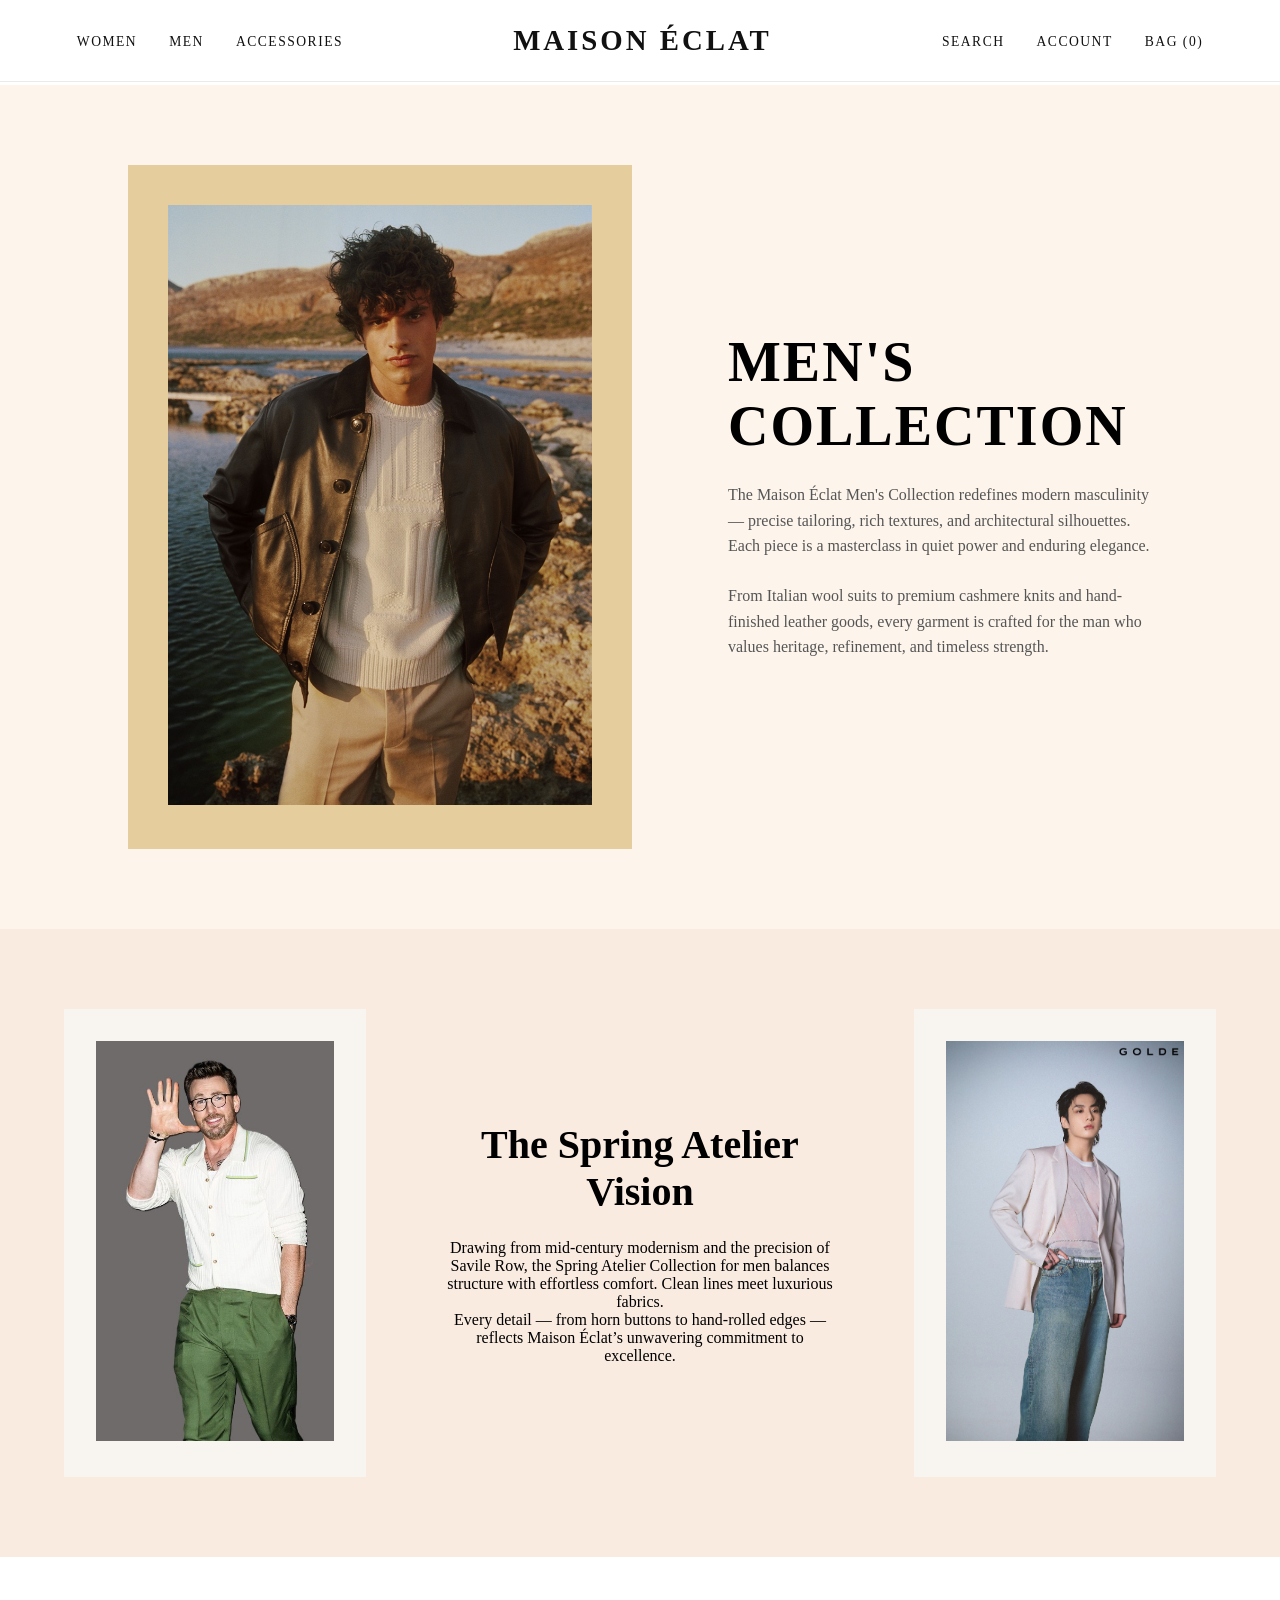
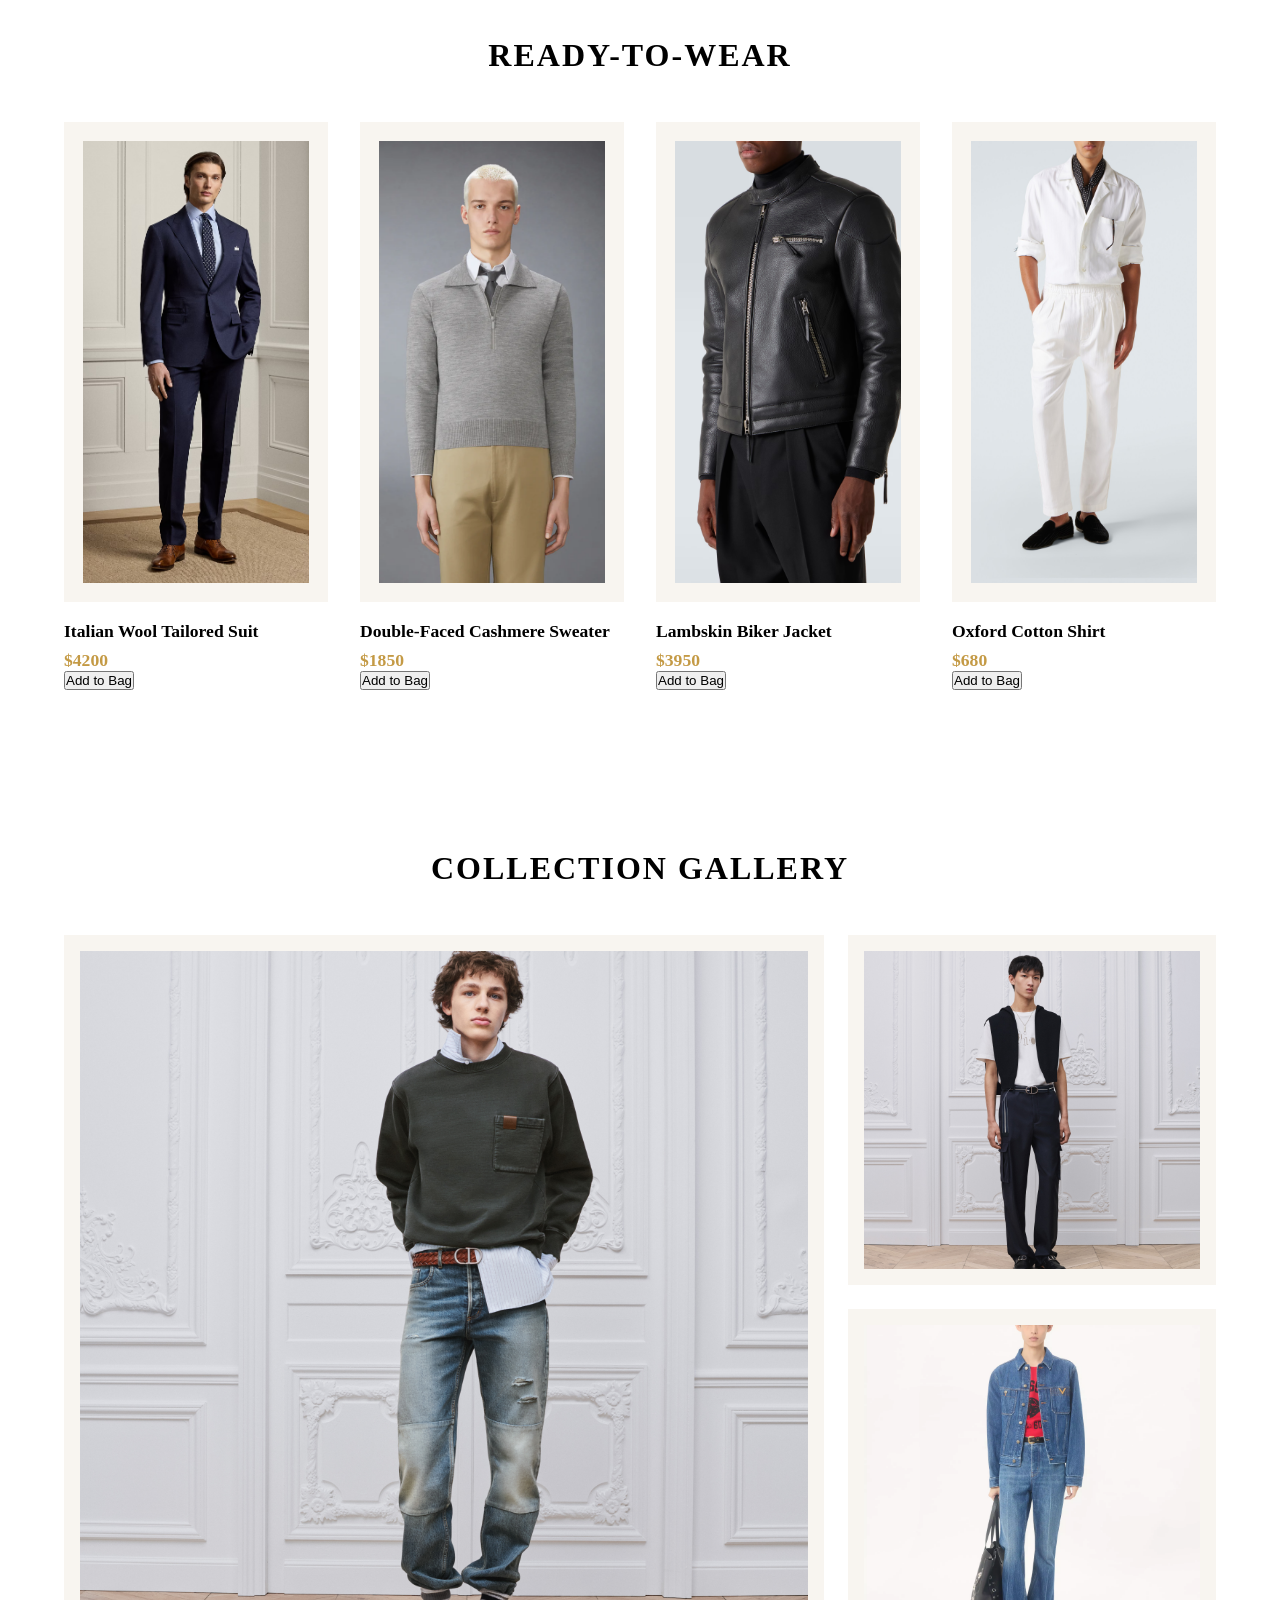
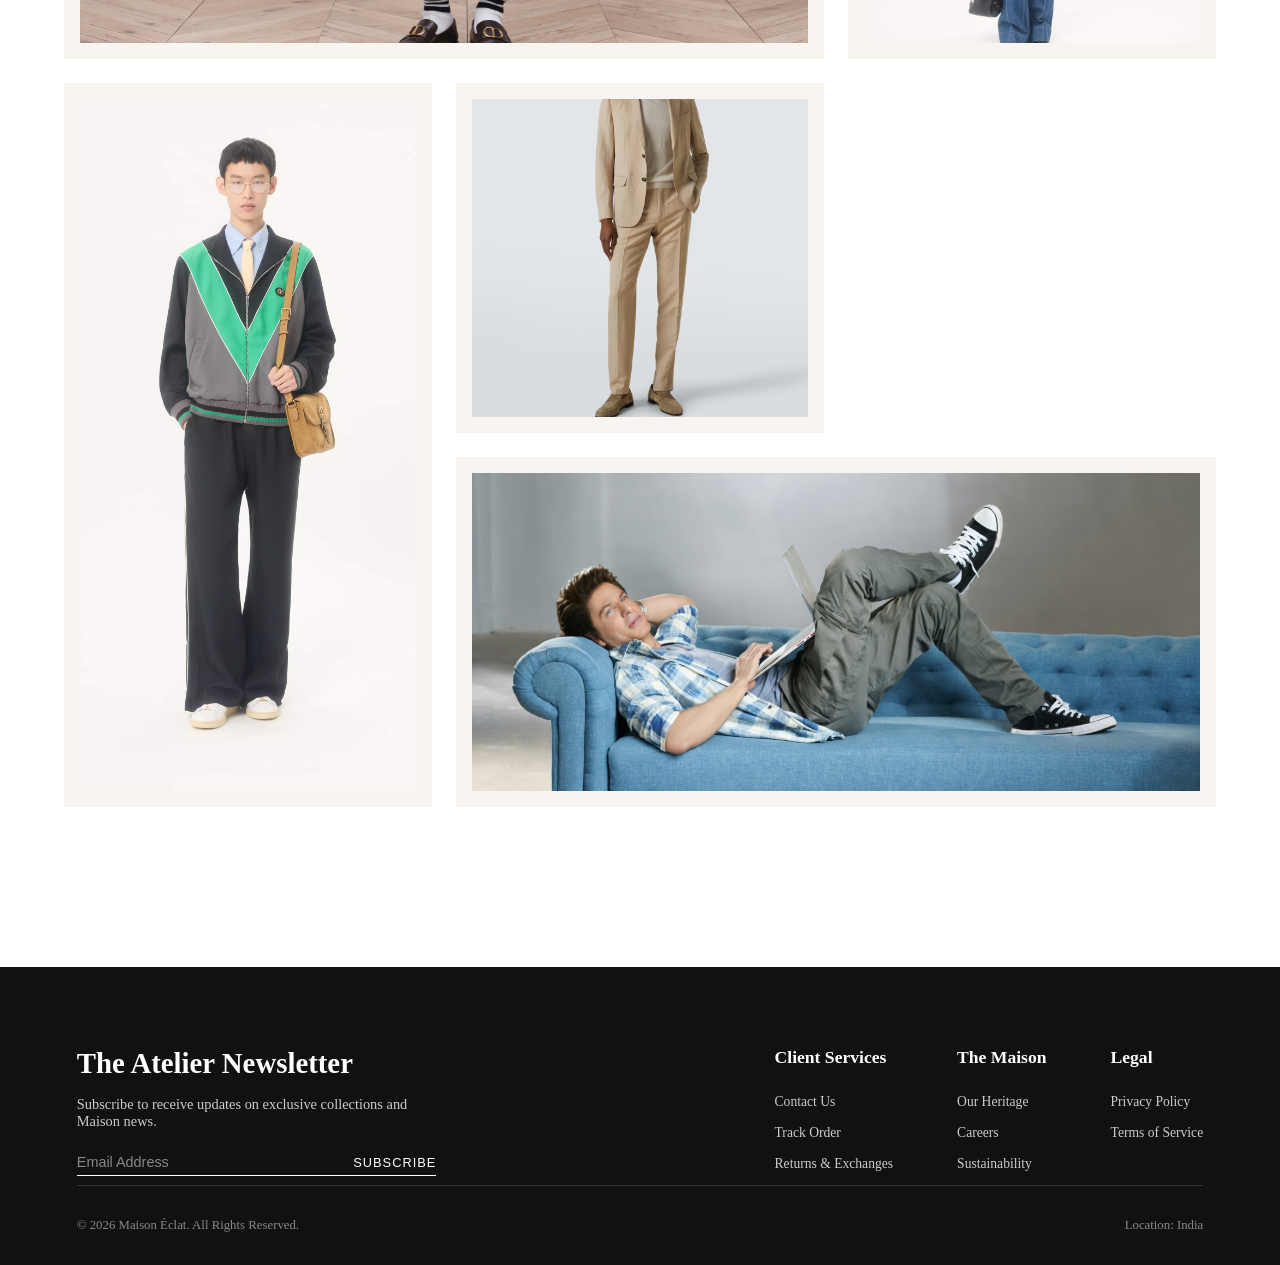
<file: men.html>
<!DOCTYPE html>
<html lang="en">
<head>
    <meta charset="UTF-8">
    <meta name="viewport" content="width=device-width, initial-scale=1.0">
    <title>Men's Collection</title>
    <link rel="stylesheet" href="css/all-main.css">
    <link rel="stylesheet" href="css/collection.css">
    <link rel="icon" href="images/logo/logo.png" type="image/png">
</head>
<body>

    <div id="screen-warning">
        <div class="warning-content">
            <h2>Maison Éclat</h2>
            <p>To experience our collections fully, please rotate your device to landscape mode or use a larger screen.</p>
        </div>
    </div>

    <!-- GLOBAL HEADER -->
    <header class="global-header">
        <div class="header-left">
            <nav class="main-nav">
                <ul class="nav-list">
                    <li><a href="women.html">Women</a></li>
                    <li><a href="men.html">Men</a></li>
                    <li><a href="accessories.html">Accessories</a></li>
                </ul>
            </nav>
        </div>

        <div class="header-center">
            <a href="index.html" class="brand-logo">MAISON ÉCLAT</a>
        </div>

        <div class="header-right">
            <ul class="utility-nav">
                <li><a href="404.html">Search</a></li>
                <li><a href="login.html" id="account-link">Account</a></li>
                <li><a href="cart.html" id="cart-counter">Bag (0)</a></li>
            </ul>
        </div>
    </header>

    <!-- Global Main -->
    <main class="main-content mens-collection-main">
        <!-- HERO -->
        <section class="collection-hero">
            <figure class="collection-hero-media">
                <img src="images/men/img1.jpg">
            </figure>

            <div class="collection-hero-text">
                <h1 class="collection-title">Men's Collection</h1>
                <p class="collection-description">
                    The Maison Éclat Men's Collection redefines modern masculinity — precise tailoring, rich textures, and architectural silhouettes. Each piece is a masterclass in quiet power and enduring elegance.
                </p>
                <p class="collection-description">
                    From Italian wool suits to premium cashmere knits and hand-finished leather goods, every garment is crafted for the man who values heritage, refinement, and timeless strength.
                </p>
            </div>
        </section>

        <!-- EDITORIAL -->
        <section class="collection-editorial">
            <figure class="editorial-image">
                <img src="images/men/img2.jpeg">
            </figure>

            <div class="editorial-content">
                <h2 class="editorial-title">The Spring Atelier Vision</h2>
                <p class="editorial-text">
                    Drawing from mid-century modernism and the precision of Savile Row, the Spring Atelier Collection for men balances structure with effortless comfort. Clean lines meet luxurious fabrics.
                </p>
                <p class="editorial-text">
                    Every detail — from horn buttons to hand-rolled edges — reflects Maison Éclat’s unwavering commitment to excellence.
                </p>
            </div>

            <figure class="editorial-image">
                <img src="images/men/img3.jpeg">
            </figure>
        </section>

        <!-- READY-TO-WEAR GRID -->
        <section class="product-grid-section">
    <h2 class="section-title">Ready-to-Wear</h2>

    <div class="product-grid" id="dynamic-product-grid">

    </div>
</section>

        <!-- GALLERY -->
        <section class="collection-gallery">
            <h2 class="section-title">Collection Gallery</h2>

            <div class="gallery-grid">

                <figure><img src="images/men/img8.jpeg" ></figure>
                <figure><img src="images/men/img9.jpeg" ></figure>
                <figure><img src="images/men/img10.webp" ></figure>
                <figure><img src="images/men/img11.webp" ></figure>
                <figure><img src="images/men/img12.avif" ></figure>
                <figure><img src="images/men/img13.jpg" ></figure>

            </div>
        </section>

    </main>

    <!-- GLOBAL FOOTER -->
    <footer class="global-footer">
        <div class="footer-top">
            <div class="footer-newsletter">
                <h3 class="footer-title">The Atelier Newsletter</h3>
                <p>Subscribe to receive updates on exclusive collections and Maison news.</p>
                <div class="subscribe-form">
                    <input type="email" placeholder="Email Address" class="newsletter-input">
                    <button class="btn-subscribe">Subscribe</button>
                </div>
            </div>

            <div class="footer-links-wrapper">
                <div class="footer-col">
                    <h4 class="footer-heading">Client Services</h4>
                    <ul>
                        <li><a href="contact.html">Contact Us</a></li>
                        <li><a href="404.html">Track Order</a></li>
                        <li><a href="404.html">Returns & Exchanges</a></li>
                    </ul>
                </div>
                <div class="footer-col">
                    <h4 class="footer-heading">The Maison</h4>
                    <ul>
                        <li><a href="about.html">Our Heritage</a></li>
                        <li><a href="404.html">Careers</a></li>
                        <li><a href="404.html">Sustainability</a></li>
                    </ul>
                </div>
                <div class="footer-col">
                    <h4 class="footer-heading">Legal</h4>
                    <ul>
                        <li><a href="404.html">Privacy Policy</a></li>
                        <li><a href="404.html">Terms of Service</a></li>
                    </ul>
                </div>
            </div>
        </div>

        <div class="footer-bottom">
            <p>&copy; 2026 Maison Éclat. All Rights Reserved.</p>
            <p>Location: India</p>
        </div>
    </footer>
    <script src="js/main.js"></script>
</html>
</file>
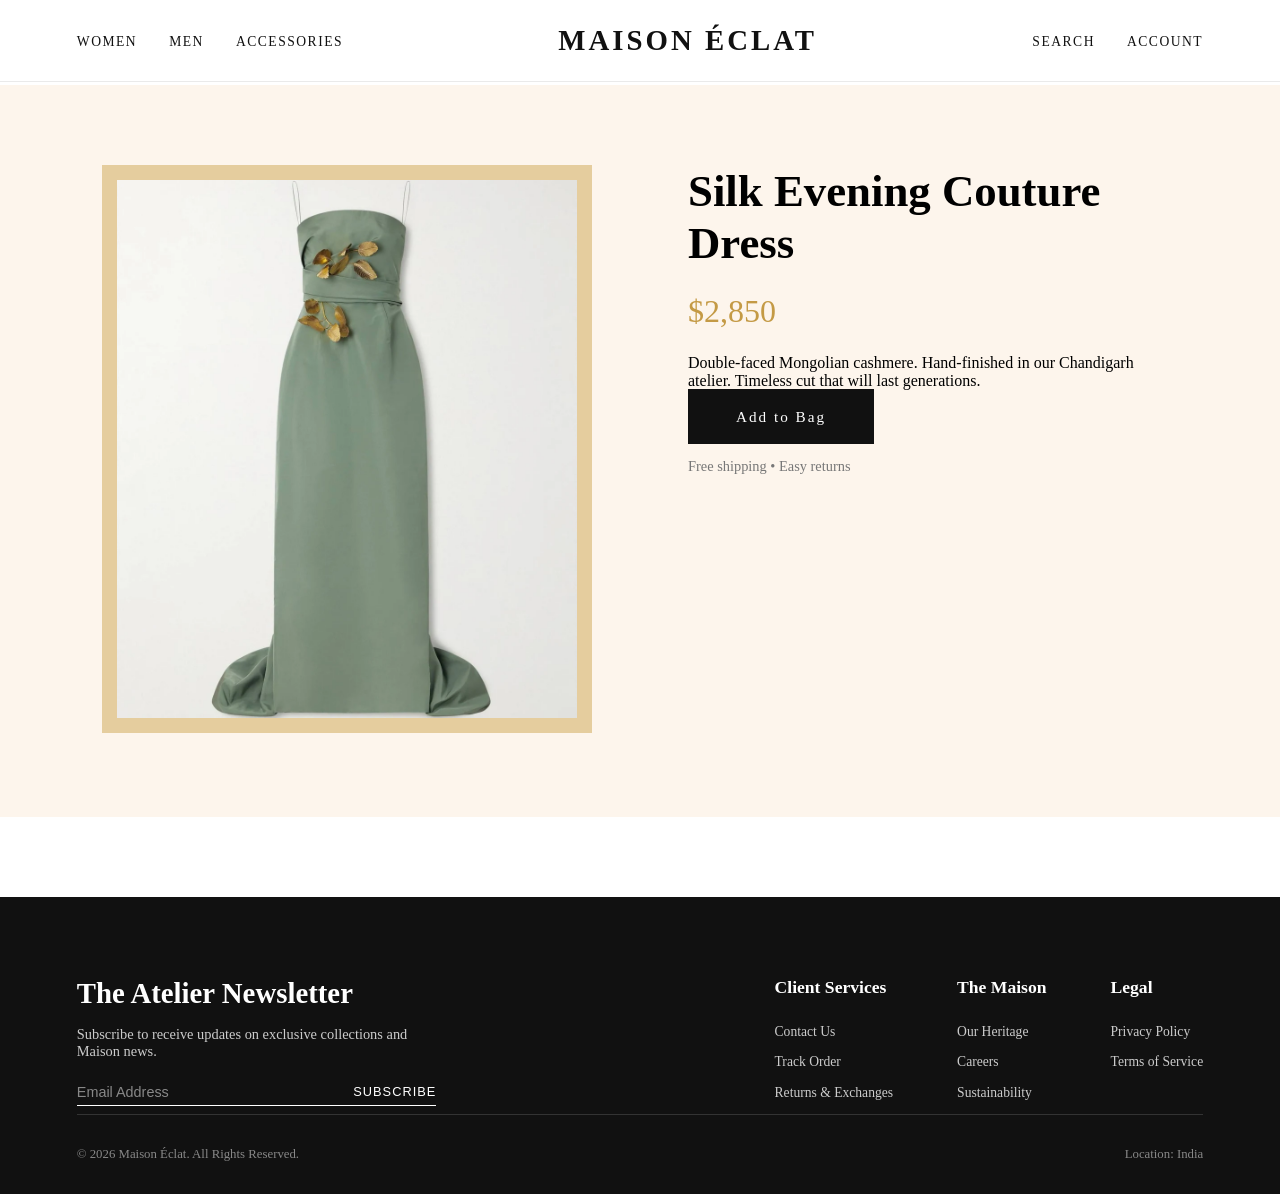
<file: product.html>
<!DOCTYPE html>
<html lang="en">
<head>
    <meta charset="UTF-8">
    <meta name="viewport" content="width=device-width, initial-scale=1.0">
    <title>Cashmere Atelier Coat | Maison Éclat</title>
    <link rel="stylesheet" href="css/all-main.css">
    <link rel="stylesheet" href="css/product.css">
    <link rel="icon" href="images/logo/logo.png" type="image/png">
</head>
<body>
    <!-- GLOBAL HEADER -->
    <header class="global-header">
        <div class="header-left">
            <nav class="main-nav">
                <ul class="nav-list">
                    <li><a href="women.html">Women</a></li>
                    <li><a href="men.html">Men</a></li>
                    <li><a href="accessories.html">Accessories</a></li>
                </ul>
            </nav>
        </div>

        <div class="header-center">
            <a href="index.html" class="brand-logo">MAISON ÉCLAT</a>
        </div>

        <div class="header-right">
            <ul class="utility-nav">
                <li><a href="404.html">Search</a></li>
                <li><a href="login.html">Account</a></li>
            </ul>
        </div>
    </header>

    <!-- Global Main -->
    <main class="main-content product-main">
        <div class="product-container">
            <div class="product-images">
                <img src="images/women/img4.webp">
            </div>
            <div class="product-info">
                <h1>Silk Evening Couture Dress</h1>
                <p class="product-price">$2,850</p>
                <p>Double-faced Mongolian cashmere. Hand-finished in our Chandigarh atelier. Timeless cut that will last generations.</p> <br>
                <a class="add-to-bag" href="404.html">Add to Bag</a>
                <p style="margin-top:2rem; font-size:0.9rem; color:#777;">Free shipping • Easy returns</p>
            </div>
        </div>
    </main>

    <!-- GLOBAL FOOTER -->
    <footer class="global-footer">
        <div class="footer-top">
            <div class="footer-newsletter">
                <h3 class="footer-title">The Atelier Newsletter</h3>
                <p>Subscribe to receive updates on exclusive collections and Maison news.</p>
                <div class="subscribe-form">
                    <input type="email" placeholder="Email Address" class="newsletter-input">
                    <button class="btn-subscribe">Subscribe</button>
                </div>
            </div>

            <div class="footer-links-wrapper">
                <div class="footer-col">
                    <h4 class="footer-heading">Client Services</h4>
                    <ul>
                        <li><a href="contact.html">Contact Us</a></li>
                        <li><a href="404.html">Track Order</a></li>
                        <li><a href="404.html">Returns & Exchanges</a></li>
                    </ul>
                </div>
                <div class="footer-col">
                    <h4 class="footer-heading">The Maison</h4>
                    <ul>
                        <li><a href="about.html">Our Heritage</a></li>
                        <li><a href="404.html">Careers</a></li>
                        <li><a href="404.html">Sustainability</a></li>
                    </ul>
                </div>
                <div class="footer-col">
                    <h4 class="footer-heading">Legal</h4>
                    <ul>
                        <li><a href="404.html">Privacy Policy</a></li>
                        <li><a href="404.html">Terms of Service</a></li>
                    </ul>
                </div>
            </div>
        </div>

        <div class="footer-bottom">
            <p>&copy; 2026 Maison Éclat. All Rights Reserved.</p>
            <p>Location: India</p>
        </div>
    </footer>
</html>
</file>
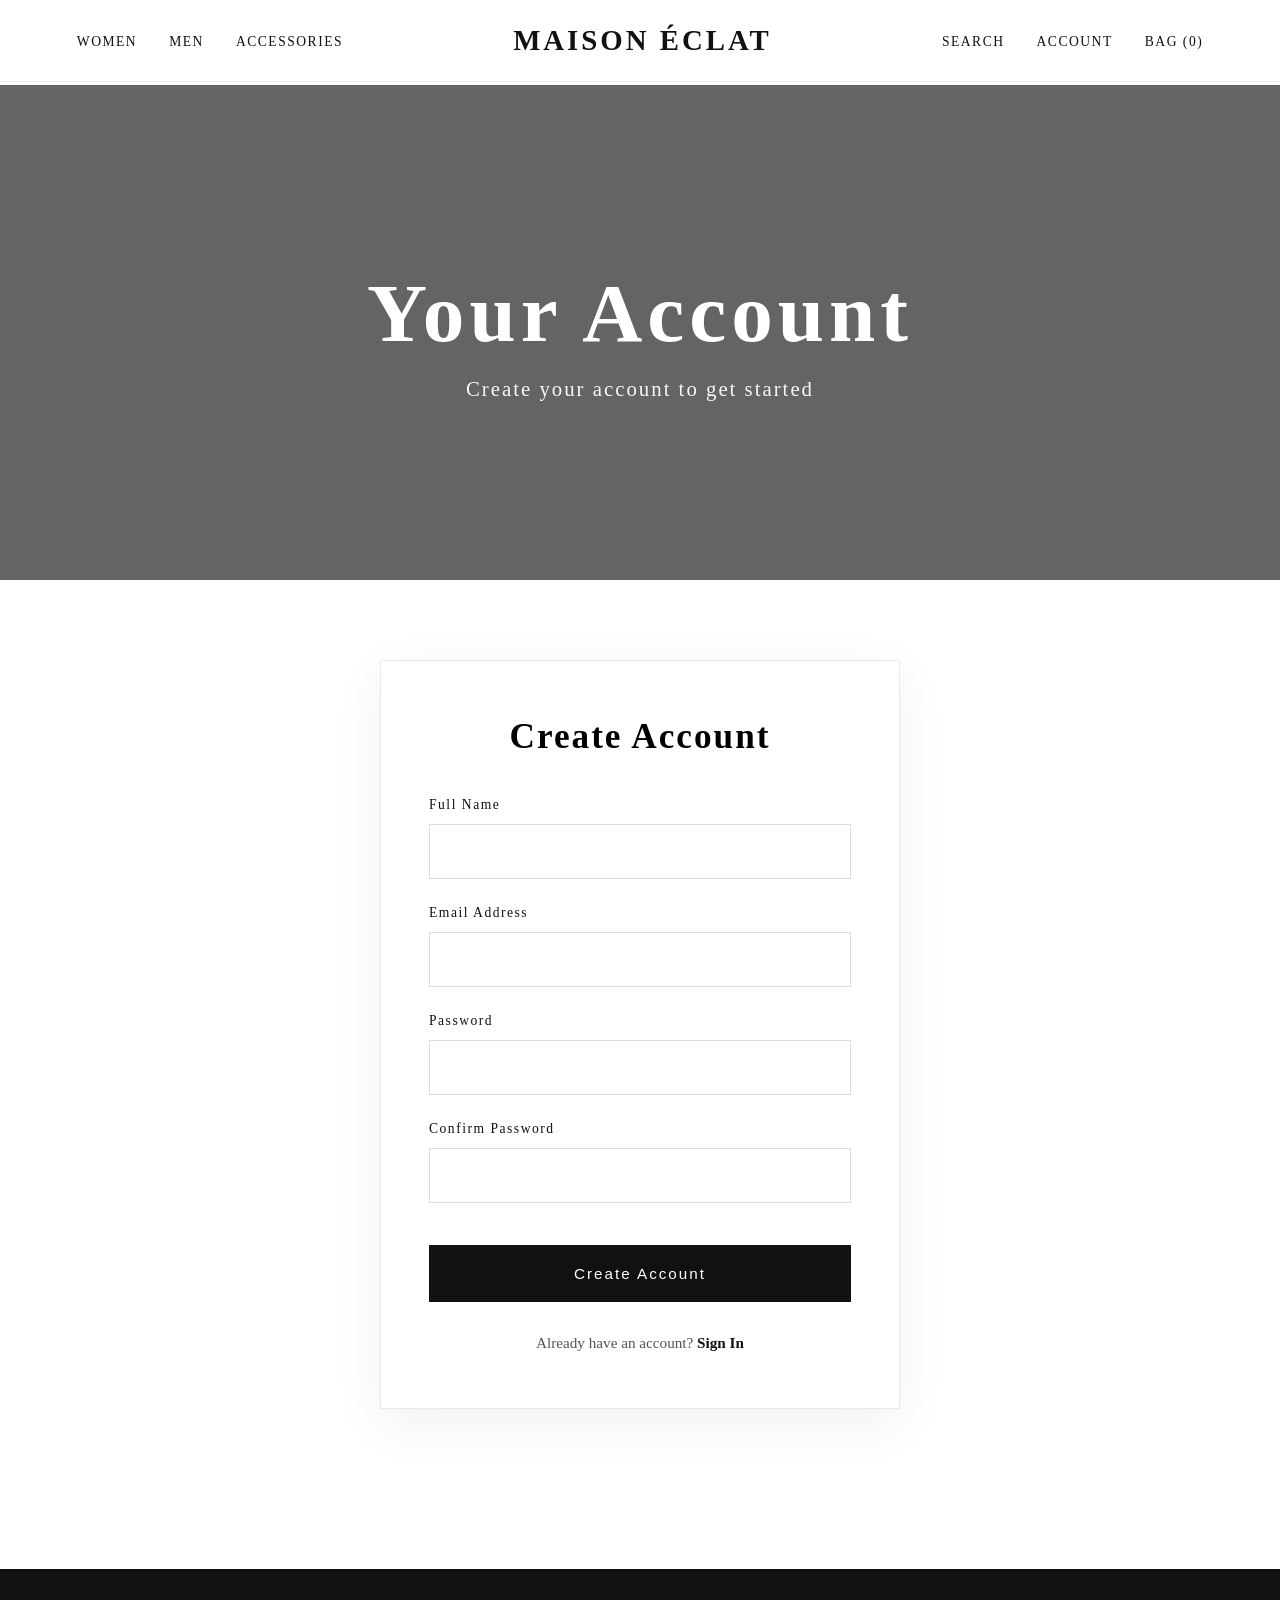
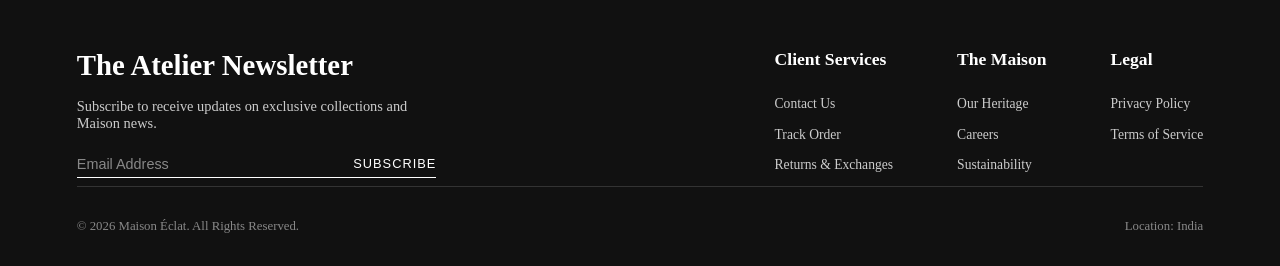
<file: register.html>
<!DOCTYPE html>
<html lang="en">
<head>
    <meta charset="UTF-8">
    <meta name="viewport" content="width=device-width, initial-scale=1.0">
    <title>Create Account | Maison Éclat</title>
    <link rel="stylesheet" href="css/all-main.css">
    <link rel="stylesheet" href="css/login.css">
    <link rel="icon" href="images/logo/logo.png" type="image/png">
</head>
<body>

    <div id="screen-warning">
        <div class="warning-content">
            <h2>Maison Éclat</h2>
            <p>To experience our collections fully, please rotate your device to landscape mode or use a larger screen.</p>
        </div>
    </div>

    <!-- GLOBAL HEADER -->
    <header class="global-header">
        <div class="header-left">
            <nav class="main-nav">
                <ul class="nav-list">
                    <li><a href="women.html">Women</a></li>
                    <li><a href="men.html">Men</a></li>
                    <li><a href="accessories.html">Accessories</a></li>
                </ul>
            </nav>
        </div>

        <div class="header-center">
            <a href="index.html" class="brand-logo">MAISON ÉCLAT</a>
        </div>

        <div class="header-right">
            <ul class="utility-nav">
                <li><a href="404.html">Search</a></li>
                <li><a href="login.html" id="account-link">Account</a></li>
                <li><a href="cart.html" id="cart-counter">Bag (0)</a></li>
            </ul>
        </div>
    </header>

    <!-- Global Main -->
    <main class="main-content login-main">
        <!-- LOGIN HERO -->
        <section class="login-hero">
            <div class="login-hero-overlay">
                <h1 class="login-title">Your Account</h1>
                <p class="login-subtitle">Create your account to get started</p>
            </div>
        </section>

        <section class="login-content">
            <div class="login-card">

                <!-- Register Form -->
                <div class="form-column">
                    <h2>Create Account</h2>
                    <form id="register-form" class="auth-form">
                        <div class="form-group">
                            <label for="reg-name">Full Name</label>
                            <input type="text" id="reg-name" name="name" required>
                        </div>
                        <div class="form-group">
                            <label for="reg-email">Email Address</label>
                            <input type="email" id="reg-email" name="email" required>
                        </div>
                        <div class="form-group">
                            <label for="reg-password">Password</label>
                            <input type="password" id="reg-password" name="password" required>
                        </div>
                        <div class="form-group">
                            <label for="reg-confirm-password">Confirm Password</label>
                            <input type="password" id="reg-confirm-password" name="confirm-password" required>
                        </div>
                        <button type="submit" class="btn-login">Create Account</button>
                    </form>
                    <p class="switch-text">
                        Already have an account?
                        <a href="login.html">Sign In</a>
                    </p>
                </div>

            </div>
        </section>

    </main>

    <!-- GLOBAL FOOTER -->
    <footer class="global-footer">
        <div class="footer-top">
            <div class="footer-newsletter">
                <h3 class="footer-title">The Atelier Newsletter</h3>
                <p>Subscribe to receive updates on exclusive collections and Maison news.</p>
                <div class="subscribe-form">
                    <input type="email" placeholder="Email Address" class="newsletter-input">
                    <button class="btn-subscribe">Subscribe</button>
                </div>
            </div>

            <div class="footer-links-wrapper">
                <div class="footer-col">
                    <h4 class="footer-heading">Client Services</h4>
                    <ul>
                        <li><a href="contact.html">Contact Us</a></li>
                        <li><a href="404.html">Track Order</a></li>
                        <li><a href="404.html">Returns & Exchanges</a></li>
                    </ul>
                </div>
                <div class="footer-col">
                    <h4 class="footer-heading">The Maison</h4>
                    <ul>
                        <li><a href="about.html">Our Heritage</a></li>
                        <li><a href="404.html">Careers</a></li>
                        <li><a href="404.html">Sustainability</a></li>
                    </ul>
                </div>
                <div class="footer-col">
                    <h4 class="footer-heading">Legal</h4>
                    <ul>
                        <li><a href="404.html">Privacy Policy</a></li>
                        <li><a href="404.html">Terms of Service</a></li>
                    </ul>
                </div>
            </div>
        </div>

        <div class="footer-bottom">
            <p>&copy; 2026 Maison Éclat. All Rights Reserved.</p>
            <p>Location: India</p>
        </div>
    </footer>
    <script src="js/main.js"></script>
</html>
</file>
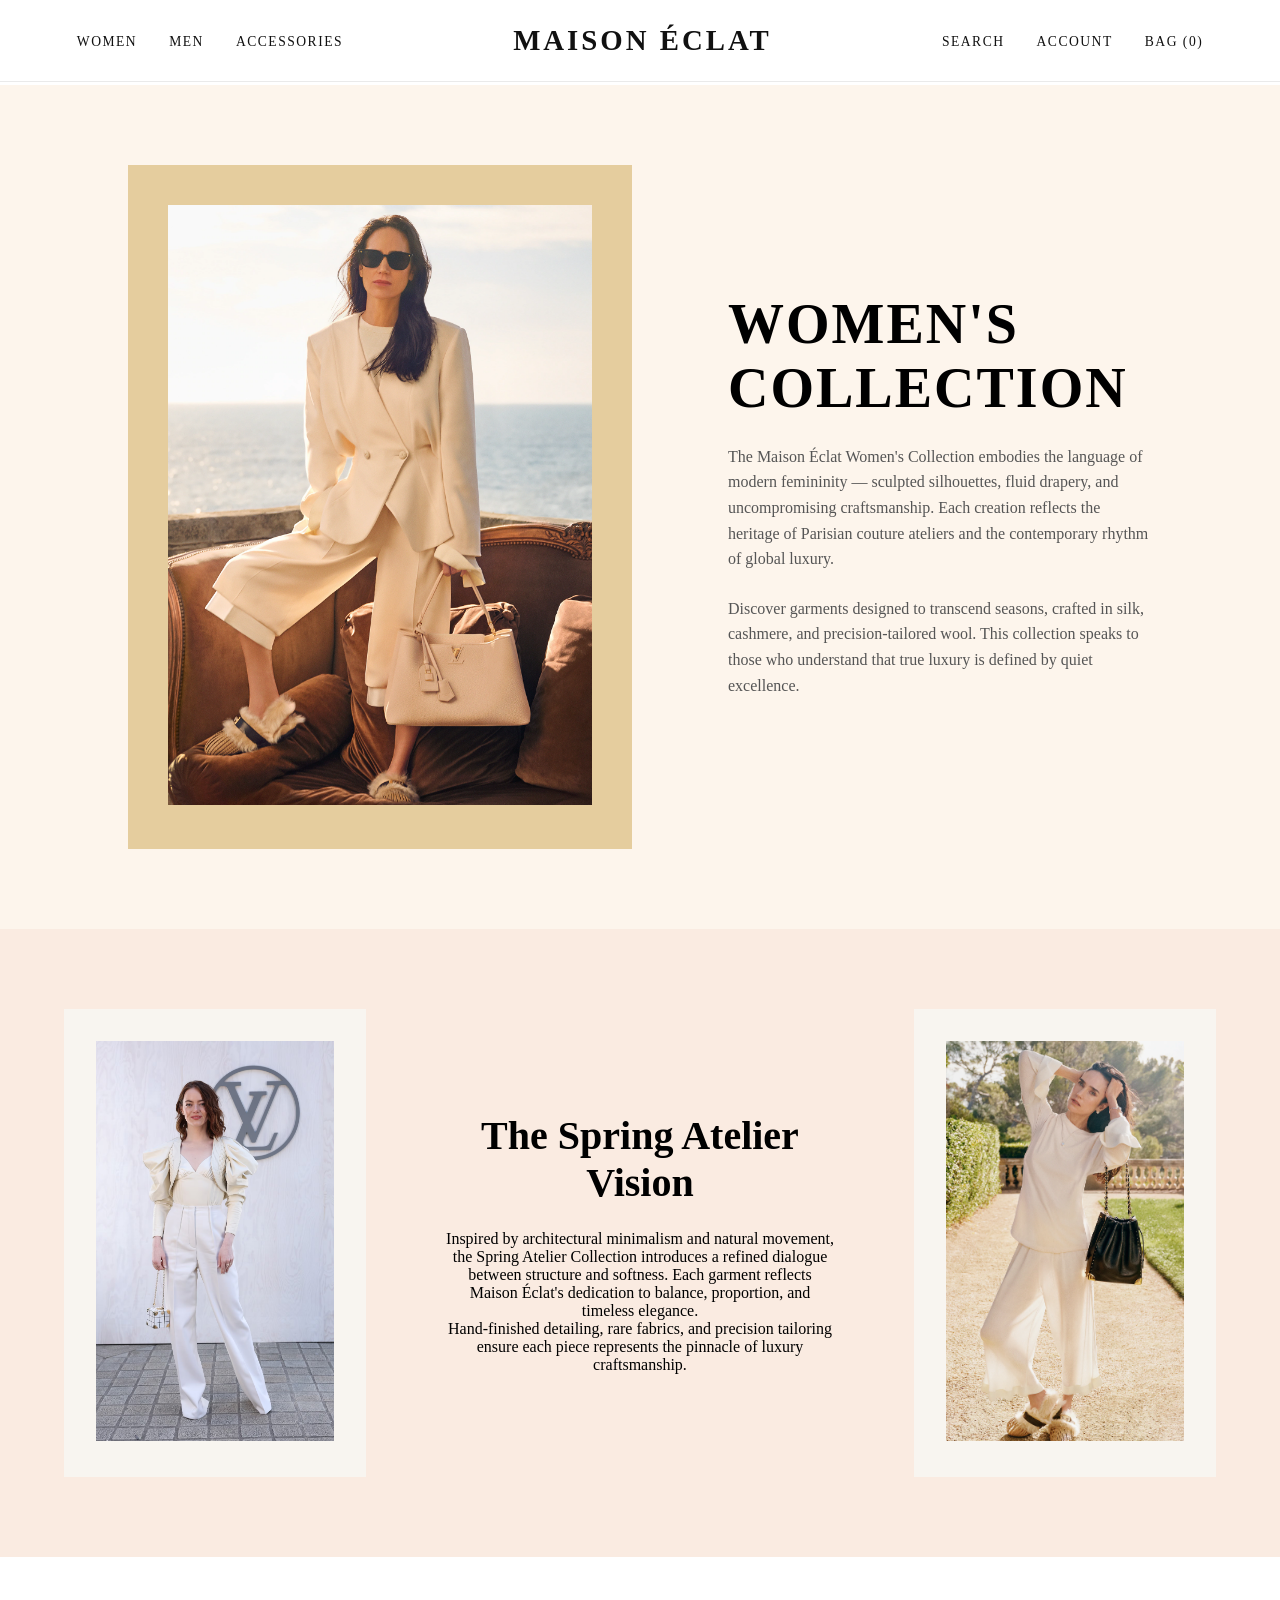
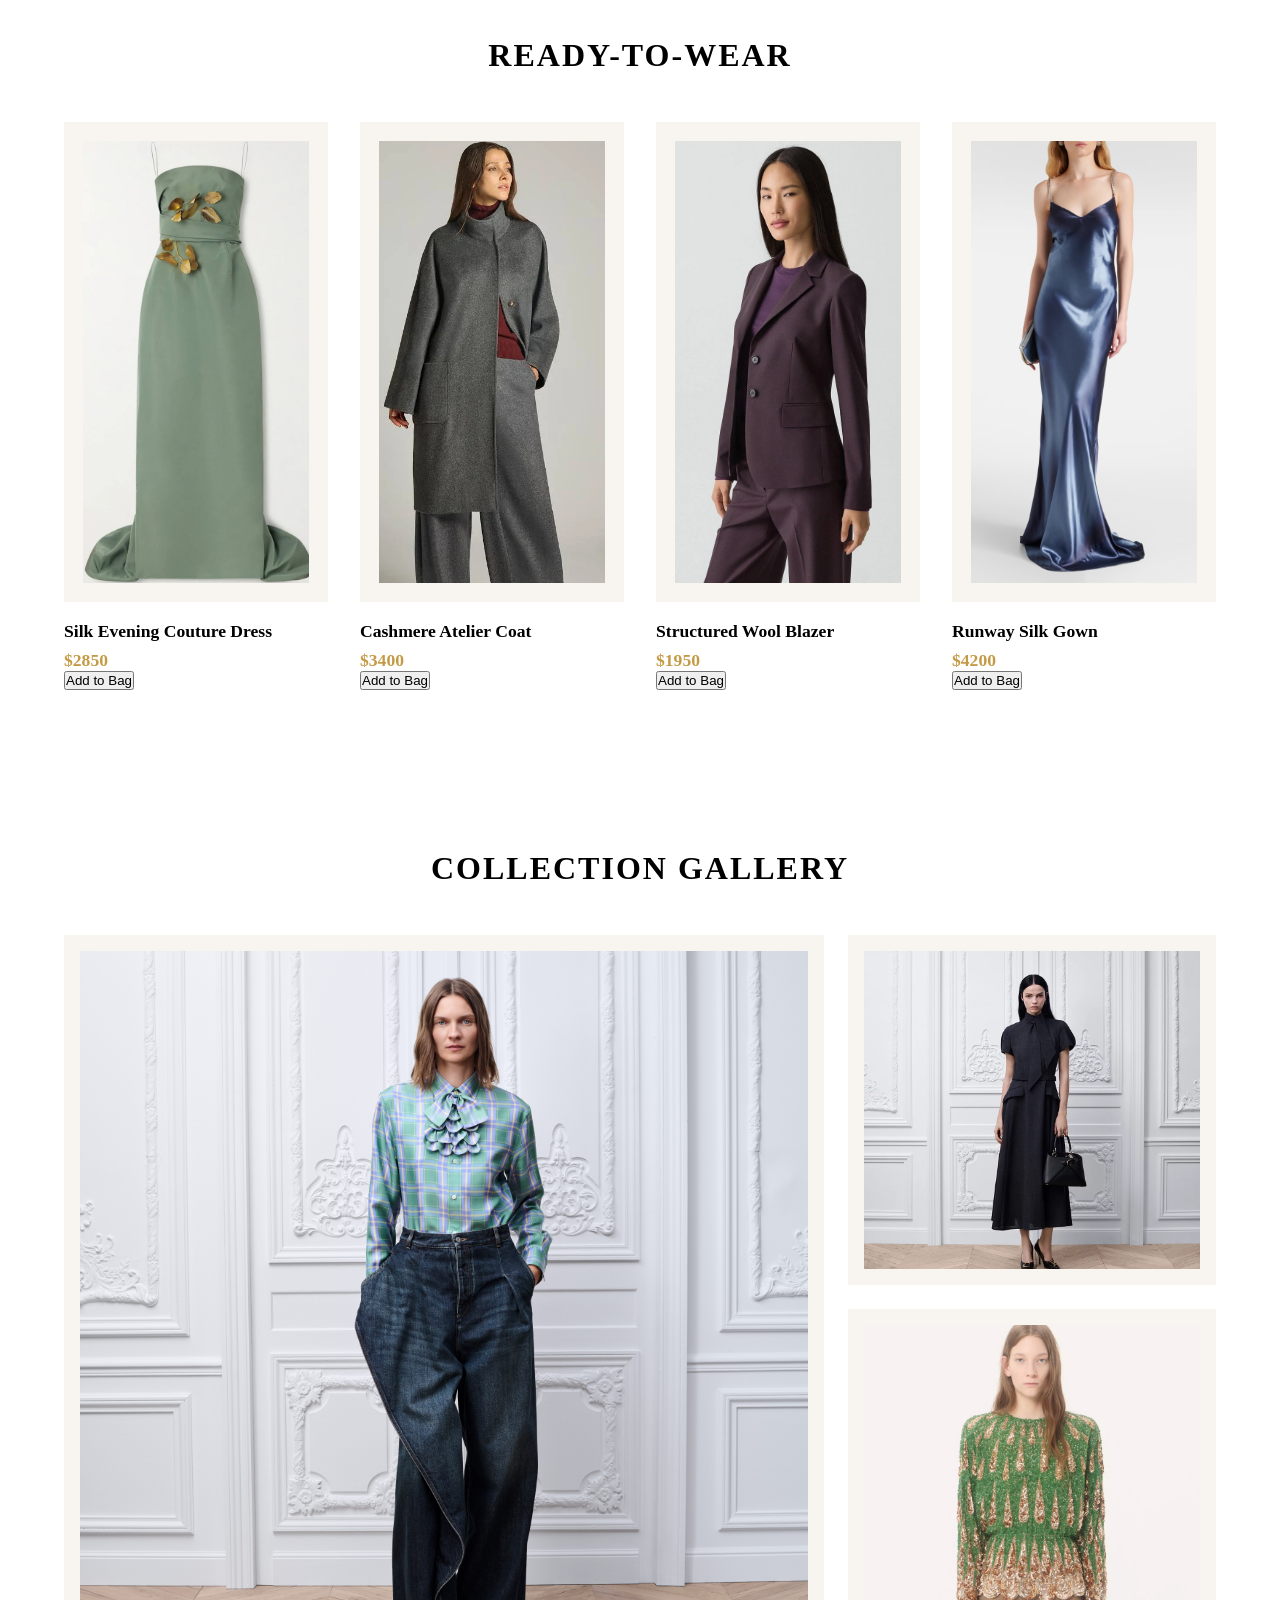
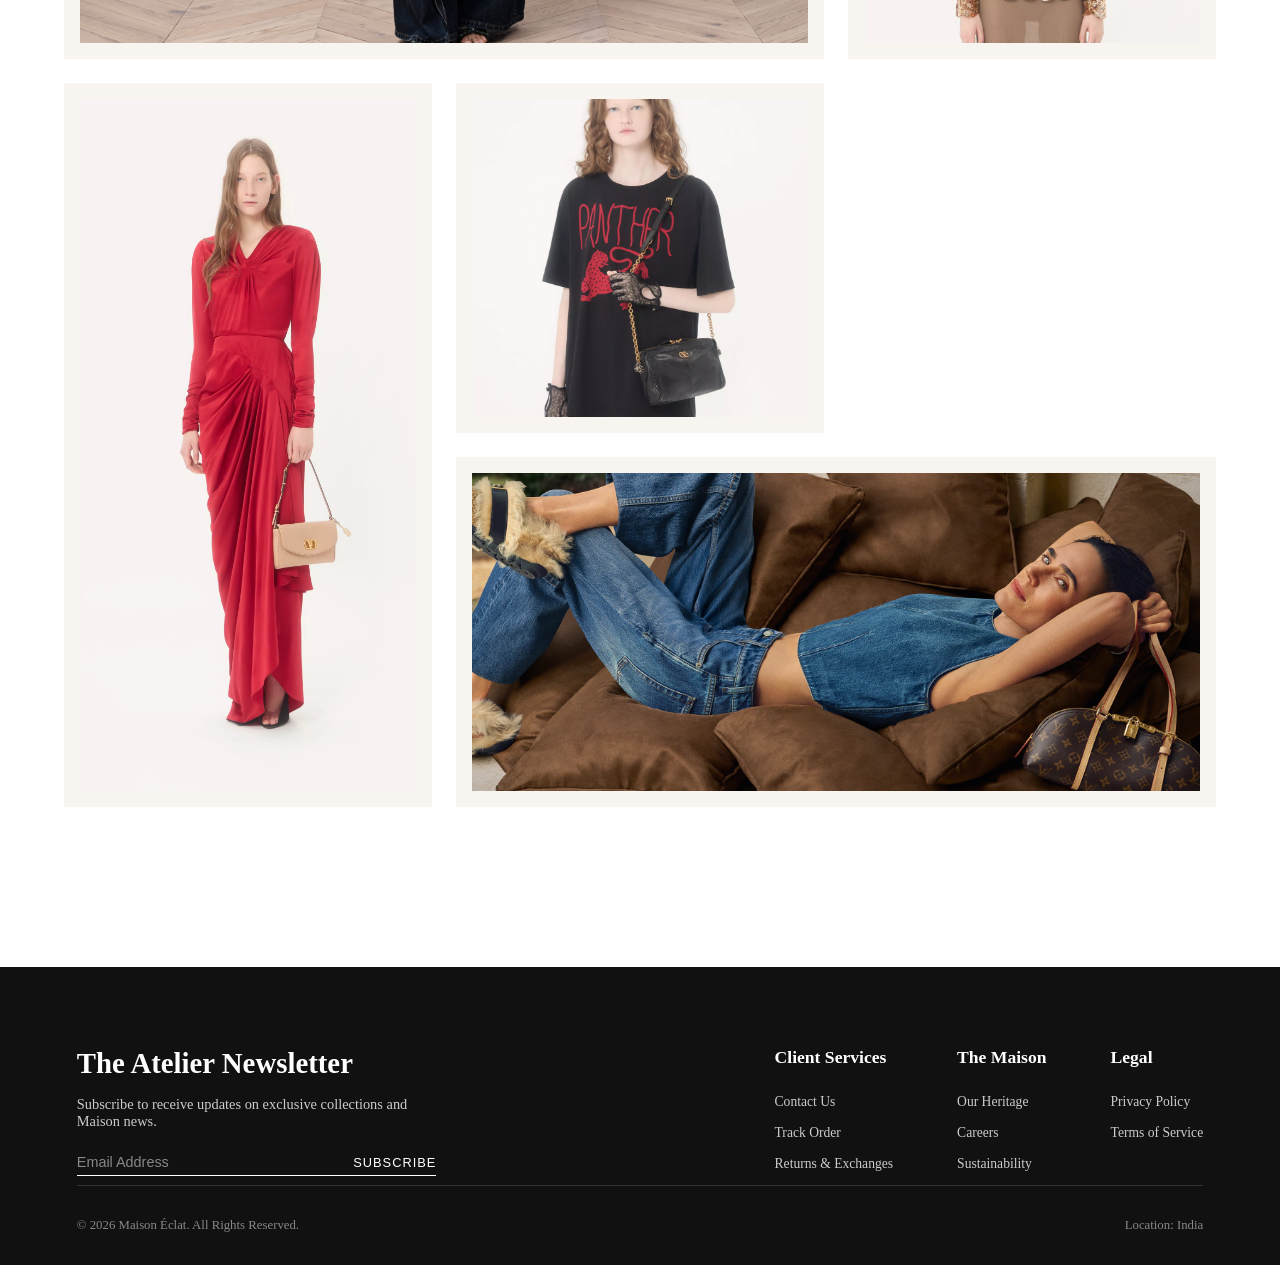
<file: women.html>
<!DOCTYPE html>
<html lang="en">
<head>
    <meta charset="UTF-8">
    <meta name="viewport" content="width=device-width, initial-scale=1.0">
    <title>Women's Collection</title>
    <link rel="stylesheet" href="css/all-main.css">
    <link rel="stylesheet" href="css/collection.css">
    <link rel="icon" href="images/logo/logo.png" type="image/png">
</head>
<body>

    <div id="screen-warning">
        <div class="warning-content">
            <h2>Maison Éclat</h2>
            <p>To experience our collections fully, please rotate your device to landscape mode or use a larger screen.</p>
        </div>
    </div>

    <!-- GLOBAL HEADER -->
    <header class="global-header">
        <div class="header-left">
            <nav class="main-nav">
                <ul class="nav-list">
                    <li><a href="women.html">Women</a></li>
                    <li><a href="men.html">Men</a></li>
                    <li><a href="accessories.html">Accessories</a></li>
                </ul>
            </nav>
        </div>

        <div class="header-center">
            <a href="index.html" class="brand-logo">MAISON ÉCLAT</a>
        </div>

        <div class="header-right">
            <ul class="utility-nav">
                <li><a href="404.html">Search</a></li>
                <li><a href="login.html" id="account-link">Account</a></li>
                <li><a href="cart.html" id="cart-counter">Bag (0)</a></li>
            </ul>
        </div>
    </header>



    <!-- Global Main -->
    <main class="main-content womens-collection-main">
<section class="collection-hero">
    <figure class="collection-hero-media">
        <img src="images/women/img1.webp">
    </figure>

    <div class="collection-hero-text">
        <h1 class="collection-title">Women's Collection</h1>
        <p class="collection-description">
            The Maison Éclat Women's Collection embodies the language of modern femininity — sculpted silhouettes, fluid drapery, and uncompromising craftsmanship. Each creation reflects the heritage of Parisian couture ateliers and the contemporary rhythm of global luxury.
        </p>
        <p class="collection-description">
            Discover garments designed to transcend seasons, crafted in silk, cashmere, and precision-tailored wool. This collection speaks to those who understand that true luxury is defined by quiet excellence.
        </p>
    </div>
</section>

<section class="collection-editorial">
    <figure class="editorial-image">
        <img src="images/women/img2.avif" >
    </figure>

    <div class="editorial-content">
        <h2 class="editorial-title">The Spring Atelier Vision</h2>
        <p class="editorial-text">
            Inspired by architectural minimalism and natural movement, the Spring Atelier Collection introduces a refined dialogue between structure and softness. Each garment reflects Maison Éclat's dedication to balance, proportion, and timeless elegance.
        </p>
        <p class="editorial-text">
            Hand-finished detailing, rare fabrics, and precision tailoring ensure each piece represents the pinnacle of luxury craftsmanship.
        </p>
    </div>

    <figure class="editorial-image">
        <img src="images/women/img3.webp" >
    </figure>
</section>

<section class="product-grid-section">
    <h2 class="section-title">Ready-to-Wear</h2>

    <div class="product-grid" id="dynamic-product-grid">

    </div>
</section>

<section class="collection-gallery">
    <h2 class="section-title">Collection Gallery</h2>

    <div class="gallery-grid">

        <figure><img src="images/women/img8.jpeg"></figure>
        <figure><img src="images/women/img9.webp" ></figure>
        <figure><img src="images/women/img10.webp" ></figure>
        <figure><img src="images/women/img11.webp" ></figure>
        <figure><img src="images/women/img12.webp" ></figure>
        <figure><img src="images/women/img13.webp" ></figure>

    </div>
</section>

</main>

<!-- Global Footer -->
<footer class="global-footer">
        <div class="footer-top">
            <div class="footer-newsletter">
                <h3 class="footer-title">The Atelier Newsletter</h3>
                <p>Subscribe to receive updates on exclusive collections and Maison news.</p>
                <div class="subscribe-form">
                    <input type="email" placeholder="Email Address" class="newsletter-input">
                    <button class="btn-subscribe">Subscribe</button>
                </div>
            </div>

            <div class="footer-links-wrapper">
                <div class="footer-col">
                    <h4 class="footer-heading">Client Services</h4>
                    <ul>
                        <li><a href="contact.html">Contact Us</a></li>
                        <li><a href="404.html">Track Order</a></li>
                        <li><a href="404.html">Returns & Exchanges</a></li>
                    </ul>
                </div>
                <div class="footer-col">
                    <h4 class="footer-heading">The Maison</h4>
                    <ul>
                        <li><a href="about.html">Our Heritage</a></li>
                        <li><a href="404.html">Careers</a></li>
                        <li><a href="404.html">Sustainability</a></li>
                    </ul>
                </div>
                <div class="footer-col">
                    <h4 class="footer-heading">Legal</h4>
                    <ul>
                        <li><a href="404.html">Privacy Policy</a></li>
                        <li><a href="404.html">Terms of Service</a></li>
                    </ul>
                </div>
            </div>
        </div>

        <div class="footer-bottom">
            <p>&copy; 2026 Maison Éclat. All Rights Reserved.</p>
            <p>Location: India</p>
        </div>
    </footer>
    <script src="js/main.js"></script>
</html>
</file>
<file: css/all-main.css>
* {
    margin: 0;
    padding: 0;
    box-sizing: border-box;
}

/* DESIGN SYSTEM */
:root {
    --clr-black: #111111;
    --clr-white: #ffffff;
    --clr-bg-cream: #fdf5ec;
    --clr-bg-peach: #faebe1;
    --clr-frame-beige: #e5cd9e;
    --clr-frame-grey: #f8f5f0;
    --clr-accent-gold: #c49a45;
    --clr-text-grey: #555555;

    --font-heading: 'Playfair Display', serif;
    --font-body: 'Lato', sans-serif;
    --spacing-sm: 1rem;
    --spacing-md: 2.5rem;
    --spacing-lg: 5rem;
}

/* =========================================
   GLOBAL HEADER - NOW FULL WIDTH
   ========================================= */

a {
    text-decoration: none;
    color: black;
}

.global-header {
    position: fixed;
    top: 0;
    left: 0;
    width: 100%;
    display: flex;
    justify-content: space-between;
    align-items: center;
    padding: 1.5rem 6%;
    background: var(--clr-white);
    border-bottom: 1px solid #eaeaea;
    z-index: 9999;
}

.nav-list, .utility-nav {
    display: flex;
    list-style: none;
    gap: 2rem;
}

.nav-list a, .utility-nav a {
    text-decoration: none;
    color: var(--clr-black);
    font-size: 0.85rem;
    text-transform: uppercase;
    letter-spacing: 1.5px;
    transition: color 0.3s ease;
}

.nav-list a:hover, .utility-nav a:hover {
    color: #666;
}

.brand-logo {
    text-decoration: none;
    color: var(--clr-black);
    font-family: var(--font-heading);
    font-size: 1.8rem;
    letter-spacing: 3px;
    font-weight: 600;
}

/* =========================================
   GLOBAL FOOTER
   ========================================= */
.global-footer {
    background: var(--clr-black);
    color: var(--clr-white);
    padding: 5rem 6% 2rem;
    margin-top: 5rem;
}

.footer-top {
    max-width: 1280px;
    margin: 0 auto;
    display: flex;
    justify-content: space-between;
    flex-wrap: wrap;
    gap: 3rem;
}

.footer-newsletter {
    flex: 1;
    min-width: 300px;
}

.footer-title {
    font-family: var(--font-heading);
    font-size: 1.8rem;
    margin-bottom: 1rem;
}

.footer-newsletter p {
    color: #ccc;
    font-size: 0.9rem;
    margin-bottom: 1.5rem;
}

.subscribe-form {
    display: flex;
    border-bottom: 1px solid var(--clr-white);
    padding-bottom: 5px;
    max-width: 400px;
}

.newsletter-input {
    flex: 1;
    background: transparent;
    border: none;
    color: var(--clr-white);
    font-size: 0.9rem;
    outline: none;
}

.newsletter-input::placeholder { color: #888; }

.btn-subscribe {
    background: transparent;
    border: none;
    color: var(--clr-white);
    text-transform: uppercase;
    letter-spacing: 1px;
    font-size: 0.8rem;
    cursor: pointer;
}

.footer-links-wrapper {
    display: flex;
    gap: 4rem;
    flex: 2;
    justify-content: flex-end;
}

.footer-heading {
    font-family: var(--font-heading);
    font-size: 1.1rem;
    margin-bottom: 1.5rem;
}

.footer-col ul {
    list-style: none;
}

.footer-col li {
    margin-bottom: 0.8rem;
}

.footer-col a {
    color: #ccc;
    text-decoration: none;
    font-size: 0.85rem;
}

.footer-col a:hover {
    color: var(--clr-white);
}

.footer-bottom {
    max-width: 1280px;
    margin: 0 auto;
    border-top: 1px solid #333;
    padding-top: 2rem;
    display: flex;
    justify-content: space-between;
    font-size: 0.8rem;
    color: #888;
}

/* =========================================
   ULTRA-SMALL SCREEN WARNING (Hidden by Default)
   ========================================= */
#screen-warning {
    display: none; /* Invisible on standard phones, tablets, and desktops */
    position: fixed;
    top: 0;
    left: 0;
    width: 100vw;
    height: 100vh;
    background-color: var(--clr-black);
    color: var(--clr-white);
    z-index: 10000; /* Guarantees it sits on top of the navbar and everything else */
    text-align: center;
    padding: 2rem;
}

.warning-content {
    display: flex;
    flex-direction: column;
    align-items: center;
    justify-content: center;
    height: 100%;
}

.warning-content h2 {
    font-family: var(--font-heading);
    font-size: 2rem;
    margin-bottom: 1rem;
    letter-spacing: 3px;
    text-transform: uppercase;
}

.warning-content p {
    font-family: var(--font-body);
    font-size: 0.9rem;
    line-height: 1.6;
    color: #cccccc;
    max-width: 250px;
}

/* =========================================
   RESPONSIVE
   ========================================= */
@media (max-width: 992px) {
    .global-header { padding: 1.3rem 5%; }
    .main-content {
        margin-top: 7% !important;
    }

}

@media (max-width: 960px) {
    /* Tighten the global header padding and navigation gaps */
    .global-header { padding: 1.2rem 3%; }
    .nav-list, .utility-nav { gap: 1.2rem; }

    /* Slightly reduce the logo size */
    .brand-logo { font-size: 1.6rem; }

    /* Bring footer columns closer together */
    .footer-links-wrapper { gap: 2rem; }
}

@media (max-width: 768px) {
    /* Tablet & Large Phone Adjustments */
    .global-header {
        flex-direction: column;
        gap: 1.5rem;
        padding: 1.5rem 5%;
        /* Add some extra space so the content below doesn't get hidden behind the fixed header */
        position: relative;
    }

    .main-content {
        margin-top: 0 !important;
    }
    .nav-list, .utility-nav { gap: 1.5rem; justify-content: center; }

    .footer-top {
        flex-direction: column;
        align-items: center;
        text-align: center;
    }

    .footer-links-wrapper { justify-content: center; gap: 3rem; }
}

/* --- THE "SMALL PHONE" FIX --- */
@media (max-width: 480px) {
    .global-header { padding: 1rem 4%; gap: 1rem; }

    .brand-logo { font-size: 1.4rem; letter-spacing: 2px; text-align: center; }

    /* Wrap links so they don't force a horizontal scrollbar */
    .nav-list, .utility-nav {
        gap: 1rem;
        flex-wrap: wrap;
        justify-content: center;
    }

    .nav-list a, .utility-nav a { font-size: 0.75rem; }

    /* Stack footer columns vertically so they are readable */
    .footer-links-wrapper { flex-direction: column; gap: 2rem; align-items: center; }

    /* Fix the subscribe form overlapping issue */
    .subscribe-form { flex-direction: column; gap: 1rem; border-bottom: none; }
    .newsletter-input {
        border-bottom: 1px solid var(--clr-white);
        padding-bottom: 10px;
        width: 100%;
        text-align: center;
    }
    .btn-subscribe {
        border: 1px solid var(--clr-white);
        padding: 10px;
        width: 100%;
    }
}

/* --- THE "TINY PHONE" WARNING TRIGGER (349px) --- */
@media (max-width: 349px) {
    /* 1. Show the warning screen */
    #screen-warning {
        display: block;
    }

    /* 2. Turn off the rest of the website so it doesn't try to render underneath */
    .global-header, .main-content, .global-footer {
        display: none !important;
    }
}
</file>
<file: css/index.css>
.home-main {
    margin-top: 85px; /* space for fixed header */
}

/* =========================================
   HERO SECTION
   ========================================= */
.hero-section {
    position: relative;
    height: 100vh;
    min-height: 700px;
    overflow: hidden;
}

.hero-media {
    width: 100%;
    height: 100%;
}

.hero-media img {
    width: 100%;
    height: 100%;
    object-fit: cover;
    display: block;
}

.hero-overlay {
    position: absolute;
    inset: 0;
    display: flex;
    flex-direction: column;
    align-items: center;
    justify-content: center;
    text-align: center;
    color: var(--clr-white);
    background: linear-gradient(rgba(0,0,0,0.25), rgba(0,0,0,0.45));
    padding: 2rem;
    z-index: 2;
}

.hero-title {
    font-family: var(--font-heading);
    font-size: clamp(3.2rem, 7vw, 5.8rem);
    font-weight: 700;
    letter-spacing: 5px;
    text-transform: uppercase;
    margin-bottom: 1rem;
    line-height: 1.05;
}

.hero-subtitle {
    font-size: 1.35rem;
    max-width: 620px;
    margin-bottom: 3.5rem;
    opacity: 0.95;
    font-weight: 300;
}

.hero-cta {
    display: flex;
    gap: 1.5rem; /* Creates a clean space between them on desktop */
    justify-content: center;
    flex-wrap: wrap; /* Allows them to wrap safely */
}

/* Buttons */
.btn-primary {
    display: inline-block;
    padding: 1.1rem 2.8rem;
    background-color: var(--clr-black);
    color: var(--clr-white);
    font-size: 0.9rem;
    text-transform: uppercase;
    letter-spacing: 2px;
    border: 2px solid var(--clr-black);
    transition: all 0.4s ease;
}

.btn-primary:hover {
    background-color: var(--clr-white);
    color: var(--clr-black);
}

.btn-secondary {
    display: inline-block;
    padding: 1.1rem 2.8rem;
    background-color: transparent;
    color: var(--clr-black);
    font-size: 0.9rem;
    text-transform: uppercase;
    letter-spacing: 2px;
    border: 2px solid var(--clr-black);
    transition: all 0.4s ease;
}

.btn-secondary:hover {
    background-color: var(--clr-black);
    color: var(--clr-white);
}

/* =========================================
   COLLECTIONS TEASER
   ========================================= */
.collections-section {
    padding: var(--spacing-lg) 5%;
    background-color: var(--clr-white);
}

.collections-grid {
    display: grid;
    grid-template-columns: repeat(auto-fit, minmax(320px, 1fr));
    gap: 2.5rem;
}

.collection-card {
    text-decoration: none;
    color: inherit;
    transition: transform 0.4s ease;
}

.collection-card:hover {
    transform: translateY(-12px);
}

.collection-card figure {
    margin: 0;
    background-color: var(--clr-frame-grey);
    padding: 1.5rem;
    height: 420px;
    overflow: hidden;
}

.collection-card img {
    width: 100%;
    height: 100%;
    object-fit:scale-down;
    transition: transform 0.6s ease;
}

.collection-card:hover img {
    transform: scale(1.05);
}

.card-content {
    text-align: center;
    padding: 1.5rem 0;
}

.card-content h3 {
    font-family: var(--font-heading);
    font-size: 1.8rem;
    margin-bottom: 0.5rem;
    letter-spacing: 1px;
}

.card-content p {
    color: var(--clr-text-grey);
    font-size: 0.95rem;
}

/* =========================================
   SIGNATURE PIECES (Product Grid)
   ========================================= */
.signature-section {
    padding: var(--spacing-lg) 5%;
    background-color: var(--clr-bg-cream);
}

.signature-section .section-title {
    margin-bottom: 3rem;
}

.home-grid {
    display: grid;
    grid-template-columns: repeat(auto-fit, minmax(260px, 1fr));
    gap: 2rem;
}

.product-card {
    background: white;
    padding-bottom: 1.5rem;
    transition: box-shadow 0.4s ease;
}

.product-card:hover {
    box-shadow: 0 20px 40px rgba(0,0,0,0.08);
}

.product-image {
    background-color: var(--clr-frame-grey);
    padding: 1.5rem;
    height: 380px;
    margin-bottom: 1.2rem;
}

.product-image img {
    width: 100%;
    height: 100%;
    object-fit: cover;
}

.product-card h3 {
    font-size: 1.15rem;
    margin-bottom: 0.4rem;
    padding: 0 1.2rem;
}

.product-price {
    color: var(--clr-accent-gold);
    font-weight: bold;
    font-size: 1.2rem;
    padding: 0 1.2rem;
}

.center-btn {
    text-align: center;
    margin-top: 4rem;
}

/* =========================================
   OUR STORY SECTION
   ========================================= */
.story-section {
    display: grid;
    grid-template-columns: 1fr 1fr;
    gap: 0;
    background-color: var(--clr-bg-peach);
    align-items: center;
}

.story-content {
    padding: 8rem 6rem 8rem 8rem;
}

.story-content h2 {
    font-family: var(--font-heading);
    font-size: 3.2rem;
    margin-bottom: 1.8rem;
    letter-spacing: 2px;
}

.story-content p {
    font-size: 1.1rem;
    line-height: 1.7;
    color: var(--clr-text-grey);
    max-width: 520px;
    margin-bottom: 2.5rem;
}

.story-image {
    height: 100%;
    overflow: hidden;
}

.story-image img {
    width: 100%;
    height: 100%;
    object-fit: cover;
}

/* =========================================
   RESPONSIVE MEDIA QUERIES
   ========================================= */

@media (max-width: 1200px) {
    .story-content { padding: 6rem 4rem 6rem 6rem; }
}

@media (max-width: 992px) {
    .story-section {
        grid-template-columns: 1fr;
    }
    .story-content {
        padding: 6rem 5%;
        text-align: center;
    }
    .story-image img {
        height: 420px;
    }
}

@media (max-width: 768px) {
    .hero-overlay {
        padding: 1.5rem;
    }
    .hero-title { font-size: 3.4rem; }
    .hero-subtitle { font-size: 1.2rem; }

    .collections-grid {
        grid-template-columns: repeat(auto-fit, minmax(280px, 1fr));
        gap: 2rem;
    }

    .signature-section .product-image {
        height: 340px;
    }
}

@media (max-width: 576px) {
    .hero-title { font-size: 2.9rem; }
    .story-content { padding: 4rem 5%; }
    .story-image img { height: 360px; }

    /* --- THE BUTTON STACK FIX --- */
    .hero-cta {
        flex-direction: column; /* Stacks the buttons vertically */
        width: 100%;
        max-width: 280px; /* Keeps them from looking ridiculously wide */
        margin: 0 auto;
        gap: 1rem;
    }

    .hero-cta .btn-primary {
        width: 100%; /* Forces both buttons to be the exact same width */
    }
}
</file>
<file: css/about.css>
.about-main {
    margin-top: 85px;
}

/* HERO */
.about-hero {
    /* 1. Flexbox replaces position: absolute */
    display: flex;
    flex-direction: column;
    justify-content: flex-end; /* Pushes text to the bottom */
    padding: 0 10% 12% 10%; /* Controls the spacing naturally */

    height: 85vh;
    min-height: 650px;

    /* 2. The Magic Layering: Gradient on top, Image on bottom */
    /* Note the ../ to step out of the css folder! */
    background-image:
        linear-gradient(to top, rgba(0,0,0,0.8) 0%, rgba(0,0,0,0.1) 60%),
        url('../images/about/img1.webp');

    /* 3. Perfect scaling no matter the screen size */
    background-size: cover;
    background-position: center;
    background-repeat: no-repeat;
}


.about-hero-text {
    color: var(--clr-white);
    /* Text shadow kept for extra crispness */
    text-shadow: 0 4px 20px rgba(0,0,0,0.6);
}

.about-title {
    font-family: var(--font-heading);
    font-size: clamp(3.5rem, 8vw, 6.5rem);
    font-weight: 700;
    letter-spacing: 6px;
    line-height: 1;
    margin-bottom: 0.5rem;
}

.about-subtitle {
    font-size: 1.6rem;
    letter-spacing: 4px;
    opacity: 0.9;
}

/* STORY */
.story-section {
    padding: var(--spacing-lg) 8%;
    background-color: var(--clr-bg-peach);
}

.story-grid {
    display: grid;
    grid-template-columns: 1fr 1fr;
    gap: 6rem;
    align-items: center;
}

.story-text h2 {
    font-family: var(--font-heading);
    font-size: 3.2rem;
    margin-bottom: 2rem;
    letter-spacing: 2px;
}

.story-text p {
    font-size: 1.15rem;
    line-height: 1.75;
    color: var(--clr-text-grey);
    margin-bottom: 1.8rem;
}

.story-image {
    background-color: var(--clr-frame-grey);
    padding: 2rem;
}

.story-image img {
    width: 100%;
    height: auto;
    display: block;
}

/* VALUES - FIXED SPACING */
.values-section {
    padding: var(--spacing-lg) 8%;
    background-color: var(--clr-white);
}

.section-title {
    text-align: center;
    font-size: 2.2rem;
    margin-bottom: 3.5rem;           /* Increased space below "Our Values" */
    letter-spacing: 2px;
    text-transform: uppercase;
}

.values-grid {
    display: grid;
    grid-template-columns: repeat(auto-fit, minmax(240px, 1fr));
    gap: 3rem;
}

.value-card {
    text-align: center;
    padding-top: 1rem;               /* Added breathing space */
}

.value-card h3 {
    font-family: var(--font-heading);
    font-size: 1.85rem;
    margin-bottom: 1.2rem;           /* Better space between title and paragraph */
    color: var(--clr-black);
    letter-spacing: 1px;
}

.value-card p {
    color: var(--clr-text-grey);
    line-height: 1.6;
    font-size: 1.02rem;
}

/* ATELIER */
.atelier-section {
    display: grid;
    grid-template-columns: 1fr 1fr;
    background-color: var(--clr-bg-cream);
}

.atelier-content {
    padding: 10rem 8rem;
}

.atelier-content h2 {
    font-family: var(--font-heading);
    font-size: 3rem;
    margin-bottom: 2rem;
    letter-spacing: 2px;
}

.atelier-content p {
    font-size: 1.1rem;
    line-height: 1.7;
    color: var(--clr-text-grey);
    margin-bottom: 3rem;
}

.atelier-image {
    height: 100%;
    overflow: hidden;
}

.atelier-image img {
    width: 100%;
    height: 100%;
    object-fit: cover;
}

/* RESPONSIVE */
@media (max-width: 992px) {
    .story-grid {
        grid-template-columns: 1fr;
        gap: 4rem;
        text-align: center;
    }
    .atelier-section {
        grid-template-columns: 1fr;
    }
    .atelier-content {
        padding: 6rem 8%;
        text-align: center;
    }
    .atelier-image img {
        height: 420px;
    }
}

@media (max-width: 768px) {
    .about-hero-text { left: 5%; bottom: 10%; }
    .about-title { font-size: 3.2rem; }
    .story-text h2 { font-size: 2.6rem; }
    .section-title { font-size: 2rem; }
    .values-grid { gap: 2.5rem; }
    .atelier-content { padding: 5rem 5%; }
}

@media (max-width: 576px) {
    .about-title { font-size: 2.8rem; }
    .story-text h2 { font-size: 2.3rem; }
    .section-title { margin-bottom: 2.8rem; }
}
</file>
<file: css/collection.css>
.womens-collection-main,
.mens-collection-main,
.accessories-collection-main {
    margin-top: 85px;
}

/* =========================================
   HERO SECTION
   ========================================= */
.collection-hero {
    display: flex;
    align-items: center;
    flex-wrap: wrap;
    gap: 4rem;
    padding: var(--spacing-lg) 10%;
    background-color: var(--clr-bg-cream);
    min-height: 80vh;
}

.collection-hero-media {
    flex: 1;
    background-color: var(--clr-frame-beige);
    padding: 2.5rem;
}

.collection-hero-media img {
    width: 100%;
    height: 600px;
    object-fit: cover;
}

.collection-hero-text {
    flex: 1;
    padding-left: 2rem;
}

.collection-title {
    font-size: 3.5rem;
    margin-bottom: 1.5rem;
    text-transform: uppercase;
    letter-spacing: 2px;
}

.collection-description {
    color: var(--clr-text-grey);
    margin-bottom: 1.5rem;
    line-height: 1.6;
}

/* =========================================
   EDITORIAL SECTION
   ========================================= */
.collection-editorial {
    display: grid;
    grid-template-columns: 1fr 1.5fr 1fr;
    gap: 3rem;
    padding: var(--spacing-lg) 5%;
    background-color: var(--clr-bg-peach);
    align-items: center;
}

.editorial-image {
    background-color: var(--clr-frame-grey);
    padding: 2rem;
}

.editorial-image img {
    width: 100%;
    height: 400px;
    object-fit: cover;
}

.editorial-content {
    text-align: center;
    padding: 0 2rem;
}

.editorial-title {
    font-size: 2.5rem;
    margin-bottom: 1.5rem;
}

/* =========================================
   PRODUCT GRID
   ========================================= */
.product-grid-section {
    padding: var(--spacing-lg) 5%;
    background-color: var(--clr-white);
}

.section-title {
    text-align: center;
    font-size: 2rem;
    margin-bottom: 3rem;
    letter-spacing: 2px;
    text-transform: uppercase;
}

.product-grid {
    display: grid;
    grid-template-columns: repeat(4, 1fr);
    gap: 2rem;
}

.product-image {
    background-color: var(--clr-frame-grey);
    padding: 1.2rem;
    margin-bottom: 1.2rem;
    height: 480px;
    display: block;
}

.product-image img {
    width: 100%;
    height: 100%;
    object-fit: cover;
}

.product-name {
    font-size: 1.1rem;
    margin-bottom: 0.5rem;
    font-weight: 600;
}

.product-description {
    font-size: 0.85rem;
    color: var(--clr-text-grey);
    margin-bottom: 0.5rem;
}

.product-price {
    font-size: 1.1rem;
    color: var(--clr-accent-gold);
    font-weight: bold;
}

/* =========================================
   GALLERY (MASONRY)
   ========================================= */
.collection-gallery {
    padding: var(--spacing-lg) 5%;
    background-color: var(--clr-white);
}

.gallery-grid {
    display: grid;
    grid-template-columns: repeat(3, 1fr);
    grid-auto-rows: 350px;
    gap: 1.5rem;
}

.gallery-grid figure {
    width: 100%;
    height: 100%;
    overflow: hidden;
    background-color: var(--clr-frame-grey);
    padding: 1rem;
}

.gallery-grid img {
    width: 100%;
    height: 100%;
    object-fit: cover;
}

/* Masonry Layout - Desktop */
.gallery-grid figure:nth-child(1) { grid-column: 1 / 3; grid-row: 1 / 3; }
.gallery-grid figure:nth-child(2) { grid-column: 3 / 4; grid-row: 1 / 2; }
.gallery-grid figure:nth-child(3) { grid-column: 3 / 4; grid-row: 2 / 3; }
.gallery-grid figure:nth-child(4) { grid-column: 1 / 2; grid-row: 3 / 5; }
.gallery-grid figure:nth-child(5) { grid-column: 2 / 3; grid-row: 3 / 4; }
.gallery-grid figure:nth-child(6) { grid-column: 2 / 4; grid-row: 4 / 5; }

/* =========================================
   RESPONSIVE MEDIA QUERIES
   ========================================= */

@media (max-width: 1200px) {
    .product-grid { grid-template-columns: repeat(3, 1fr); }
    .gallery-grid { grid-auto-rows: 320px; }
}

@media (max-width: 992px) {
    .collection-hero {
        flex-direction: column;
        padding: var(--spacing-md) 8%;
        gap: 2.5rem;
        min-height: auto;
    }
    .collection-hero-media img { height: 420px; }
    .collection-hero-text { padding-left: 0; text-align: center; }
    .collection-title { font-size: 2.8rem; }

    .collection-editorial { grid-template-columns: 1fr; gap: 2.5rem; }
    .editorial-image img { height: 320px; }

    .product-grid { grid-template-columns: repeat(2, 1fr); }
    .product-image { height: 420px; }
}

@media (max-width: 768px) {
    .collection-hero { padding: 4rem 5%; }
    .collection-hero-media img { height: 380px; }
    .collection-title { font-size: 2.4rem; }
    .product-grid { grid-template-columns: repeat(2, 1fr); gap: 1.5rem; }
    .product-image { height: 380px; }
    .gallery-grid { grid-template-columns: repeat(2, 1fr); grid-auto-rows: 280px; }
    .gallery-grid figure:nth-child(n) { grid-column: auto; grid-row: auto; }
    .gallery-grid figure:nth-child(1) { grid-column: 1 / -1; }
}

@media (max-width: 480px) {
    /* 1. Shrink Hero Elements */
    .collection-hero { padding: 2.5rem 5%; gap: 1.5rem; }
    .collection-hero-media img { height: 300px; }
    .collection-title { font-size: 2rem; }

    /* 2. Shrink Editorial Elements */
    .editorial-title { font-size: 1.8rem; }
    .editorial-image img { height: 280px; }

    /* 3. Drop Product Grid to 1 Column */
    .product-grid { grid-template-columns: 1fr; gap: 2rem; }
    .product-image { height: 400px; padding: 1rem; }

    /* 4. Kill the Masonry Gallery completely on mobile */
    .gallery-grid { grid-template-columns: 1fr; grid-auto-rows: auto; }
    .gallery-grid figure {
        height: 350px;
        grid-column: 1 / -1 !important; /* Overrides the desktop coordinates */
        grid-row: auto !important;
    }
}
</file>
<file: css/cart.css>
/* ==========================================
   CART PAGE STYLES
   ========================================== */

/* Keep the cart centered and prevent it from stretching too wide on big screens */
.cart-main {
    max-width: 900px;
    margin: 0 auto;

    /* 150px pushes it safely below the fixed header, 5% on the sides */
    padding: 150px 5% 4rem 5%;

    min-height: 60vh;
}

.cart-main h1 {
    font-size: 2rem;
    text-align: center;
    margin-bottom: 4rem;
    text-transform: uppercase;
    letter-spacing: 2px;
}

/* ==========================================
   INDIVIDUAL CART ITEMS
   ========================================== */

.cart-item {
    display: flex;
    gap: 3rem;
    padding-bottom: 2rem;
    margin-bottom: 2rem;
    border-bottom: 1px solid #eaeaea; /* Subtle divider between items */
    align-items: center;
}

.cart-item-img {
    width: 140px;
    height: 190px;
    object-fit: cover;
}

.cart-item-details {
    flex-grow: 1; /* Pushes the details to take up the remaining space */
}

.cart-item-title {
    font-size: 1.2rem;
    margin-bottom: 0.5rem;
    font-weight: 500;
}

.cart-item-price {
    color: #555;
    margin-bottom: 0.5rem;
}

.cart-item-quantity {
    font-weight: 600;
    margin-bottom: 1.5rem;
}

/* ==========================================
   BUTTONS & TOTALS
   ========================================== */

.remove-from-bag {
    background: none;
    border: none;
    border-bottom: 1px solid #000;
    cursor: pointer;
    padding: 0 0 2px 0;
    font-size: 0.85rem;
    text-transform: uppercase;
    letter-spacing: 1px;
    transition: color 0.3s ease, border-color 0.3s ease;
}

.remove-from-bag:hover {
    color: #888;
    border-bottom-color: #888;
}

#cart-total-container {
    margin-top: 3rem;
    padding-top: 2rem;
    text-align: right; /* Aligns the total to the right side of the screen */
}

.cart-total-text {
    font-size: 1.5rem;
    font-weight: 500;
    letter-spacing: 1px;
}

/* For when the user has 0 items */
.empty-cart-message {
    text-align: center;
    padding: 4rem 0;
}

.empty-cart-message p {
    margin-bottom: 2rem;
    color: #666;
    font-size: 1.1rem;
}
</file>
<file: css/contact.css>
.contact-main {
    margin-top: 85px;
}

/* HERO */
.contact-hero {
    height: 60vh;
    min-height: 500px;
    background-color: rgba(0,0,0,0.5);
    display: flex;
    align-items: center;
    justify-content: center;
    text-align: center;
    color: var(--clr-white);
}

.contact-hero-text {
    max-width: 700px;
    padding: 2rem;
}

.contact-title {
    font-family: var(--font-heading);
    font-size: clamp(3rem, 7vw, 5.5rem);
    letter-spacing: 6px;
    text-transform: uppercase;
    margin-bottom: 0.8rem;
}

.contact-subtitle {
    font-size: 1.4rem;
    letter-spacing: 3px;
    opacity: 0.95;
}

/* MAIN CONTENT */
.contact-content {
    display: grid;
    grid-template-columns: 1fr 1fr;
    gap: 6rem;
    padding: var(--spacing-lg) 8%;
    background-color: var(--clr-white);
}

.contact-form-wrapper h2,
.contact-info h2 {
    font-family: var(--font-heading);
    font-size: 2.4rem;
    margin-bottom: 2rem;
    letter-spacing: 2px;
}

/* FORM STYLING */
.contact-form {
    display: flex;
    flex-direction: column;
    gap: 1.8rem;
}

.form-group {
    display: flex;
    flex-direction: column;
}

.form-group label {
    font-size: 0.9rem;
    text-transform: uppercase;
    letter-spacing: 1px;
    margin-bottom: 0.6rem;
    color: var(--clr-black);
}

.form-group input,
.form-group textarea {
    padding: 1rem 1.2rem;
    border: 1px solid #ddd;
    font-family: var(--font-body);
    font-size: 1rem;
    transition: border 0.3s ease;
}

.form-group input:focus,
.form-group textarea:focus {
    outline: none;
    border-color: var(--clr-accent-gold);
}

.btn-submit {
    background-color: var(--clr-black);
    color: var(--clr-white);
    padding: 1.2rem 3rem;
    font-size: 0.95rem;
    text-transform: uppercase;
    letter-spacing: 2px;
    border: none;
    cursor: pointer;
    align-self: flex-start;
    transition: all 0.4s ease;
}

.btn-submit:hover {
    background-color: var(--clr-accent-gold);
    color: var(--clr-black);
}

/* CONTACT INFO */
.info-block {
    margin-bottom: 3rem;
}

.info-block h3 {
    font-size: 1.35rem;
    margin-bottom: 0.8rem;
    color: var(--clr-black);
}

.info-block p {
    color: var(--clr-text-grey);
    line-height: 1.7;
}

/* MAP */
.map-section {
    padding: 0;
}

.map-section iframe {
    display: block;
    width: 100%;
}

/* RESPONSIVE */
@media (max-width: 992px) {
    .contact-content {
        grid-template-columns: 1fr;
        gap: 4rem;
        padding: var(--spacing-lg) 5%;
    }
    .contact-hero { height: 50vh; }
}

@media (max-width: 768px) {
    .contact-hero { height: 45vh; }
    .contact-title { font-size: 3.2rem; }
    .contact-content { padding: 4rem 5%; }
}

@media (max-width: 576px) {
    .contact-form .form-group input,
    .contact-form .form-group textarea {
        font-size: 1rem;
    }
}
</file>
<file: css/login.css>
.login-main {
    margin-top: 85px;
}

/* HERO */
.login-hero {
    height: 55vh;
    min-height: 480px;
    background-color: rgba(17,17,17,0.65);
    display: flex;
    align-items: center;
    justify-content: center;
    text-align: center;
    color: var(--clr-white);
}

.login-hero-overlay {
    max-width: 680px;
    padding: 2rem;
}

.login-title {
    font-family: var(--font-heading);
    font-size: clamp(3.2rem, 7vw, 5.2rem);
    letter-spacing: 5px;
    margin-bottom: 1rem;
}

.login-subtitle {
    font-size: 1.3rem;
    letter-spacing: 2px;
    opacity: 0.95;
}

/* LOGIN CARD */
.login-content {
    padding: var(--spacing-lg) 8%;
    background-color: var(--clr-white);
    display: flex;
    justify-content: center;
}

.login-card {
    width: 100%;
    max-width: 520px;
    background: white;
    border: 1px solid #eaeaea;
    padding: 3.5rem 3rem;
    box-shadow: 0 15px 50px rgba(0,0,0,0.06);
}

.form-column h2 {
    font-family: var(--font-heading);
    font-size: 2.2rem;
    text-align: center;
    margin-bottom: 2.5rem;
    letter-spacing: 2px;
}

.auth-form {
    display: flex;
    flex-direction: column;
    gap: 1.6rem;
}

.form-group {
    display: flex;
    flex-direction: column;
}

.form-group label {
    font-size: 0.85rem;
    letter-spacing: 1.5px;
    margin-bottom: 0.7rem;
    color: var(--clr-black);
}

.form-group input {
    padding: 1.1rem 1.4rem;
    border: 1px solid #ddd;
    font-family: var(--font-body);
    font-size: 1rem;
    transition: border-color 0.3s ease;
}

.form-group input:focus {
    outline: none;
    border-color: var(--clr-accent-gold);
}

.form-options {
    display: flex;
    justify-content: space-between;
    align-items: center;
    font-size: 0.9rem;
}

.remember-me {
    cursor: pointer;
    display: flex;
    align-items: center;
    gap: 8px;
}

.forgot-link {
    color: var(--clr-text-grey);
    text-decoration: none;
}

.forgot-link:hover {
    color: var(--clr-accent-gold);
    text-decoration: underline;
}

.btn-login {
    background-color: var(--clr-black);
    color: var(--clr-white);
    padding: 1.25rem 2.5rem;
    font-size: 0.95rem;
    letter-spacing: 2px;
    border: none;
    cursor: pointer;
    margin-top: 1rem;
    transition: all 0.4s ease;
}

.btn-login:hover {
    background-color: var(--clr-accent-gold);
    color: var(--clr-black);
}

.switch-text {
    text-align: center;
    margin-top: 2rem;
    font-size: 0.95rem;
    color: var(--clr-text-grey);
}

.switch-text a {
    color: var(--clr-black);
    text-decoration: none;
    font-weight: 600;
}

.switch-text a:hover {
    color: var(--clr-accent-gold);
}


/* RESPONSIVE */
@media (max-width: 768px) {
    .login-hero { height: 45vh; }
    .login-card {
        padding: 3rem 2rem;
    }
    .login-content {
        padding: var(--spacing-lg) 5%;
    }
}

@media (max-width: 480px) {
    .login-card {
        padding: 2.5rem 1.5rem;
    }
    .login-title { font-size: 3rem; }
}
</file>
<file: css/product.css>
.product-main {
    margin-top: 85px;
    padding: 5rem 8%;
    background: var(--clr-bg-cream);
}

.product-container {
    display: grid;
    grid-template-columns: 1fr 1fr;
    gap: 6rem;
    max-width: 1200px;
    margin: 0 auto;
}

.product-images img {
    width: 100%;
    border: 15px solid var(--clr-frame-beige);
}

.product-info h1 {
    font-family: var(--font-heading);
    font-size: 2.8rem;
    margin-bottom: 1rem;
}

.product-price {
    font-size: 2rem;
    color: var(--clr-accent-gold);
    margin: 1.5rem 0;
}

.add-to-bag {
    background: var(--clr-black);
    color: white;
    padding: 1.2rem 3rem;
    font-size: 0.95rem;
    letter-spacing: 2px;
    border: none;
    cursor: pointer;
    width: 100%;
}

.add-to-bag:hover {
    background: var(--clr-accent-gold);
    color: var(--clr-black);
}

@media (max-width: 992px) {
    .product-container {
        grid-template-columns: 1fr;
        gap: 3rem;
    }
}
</file>
